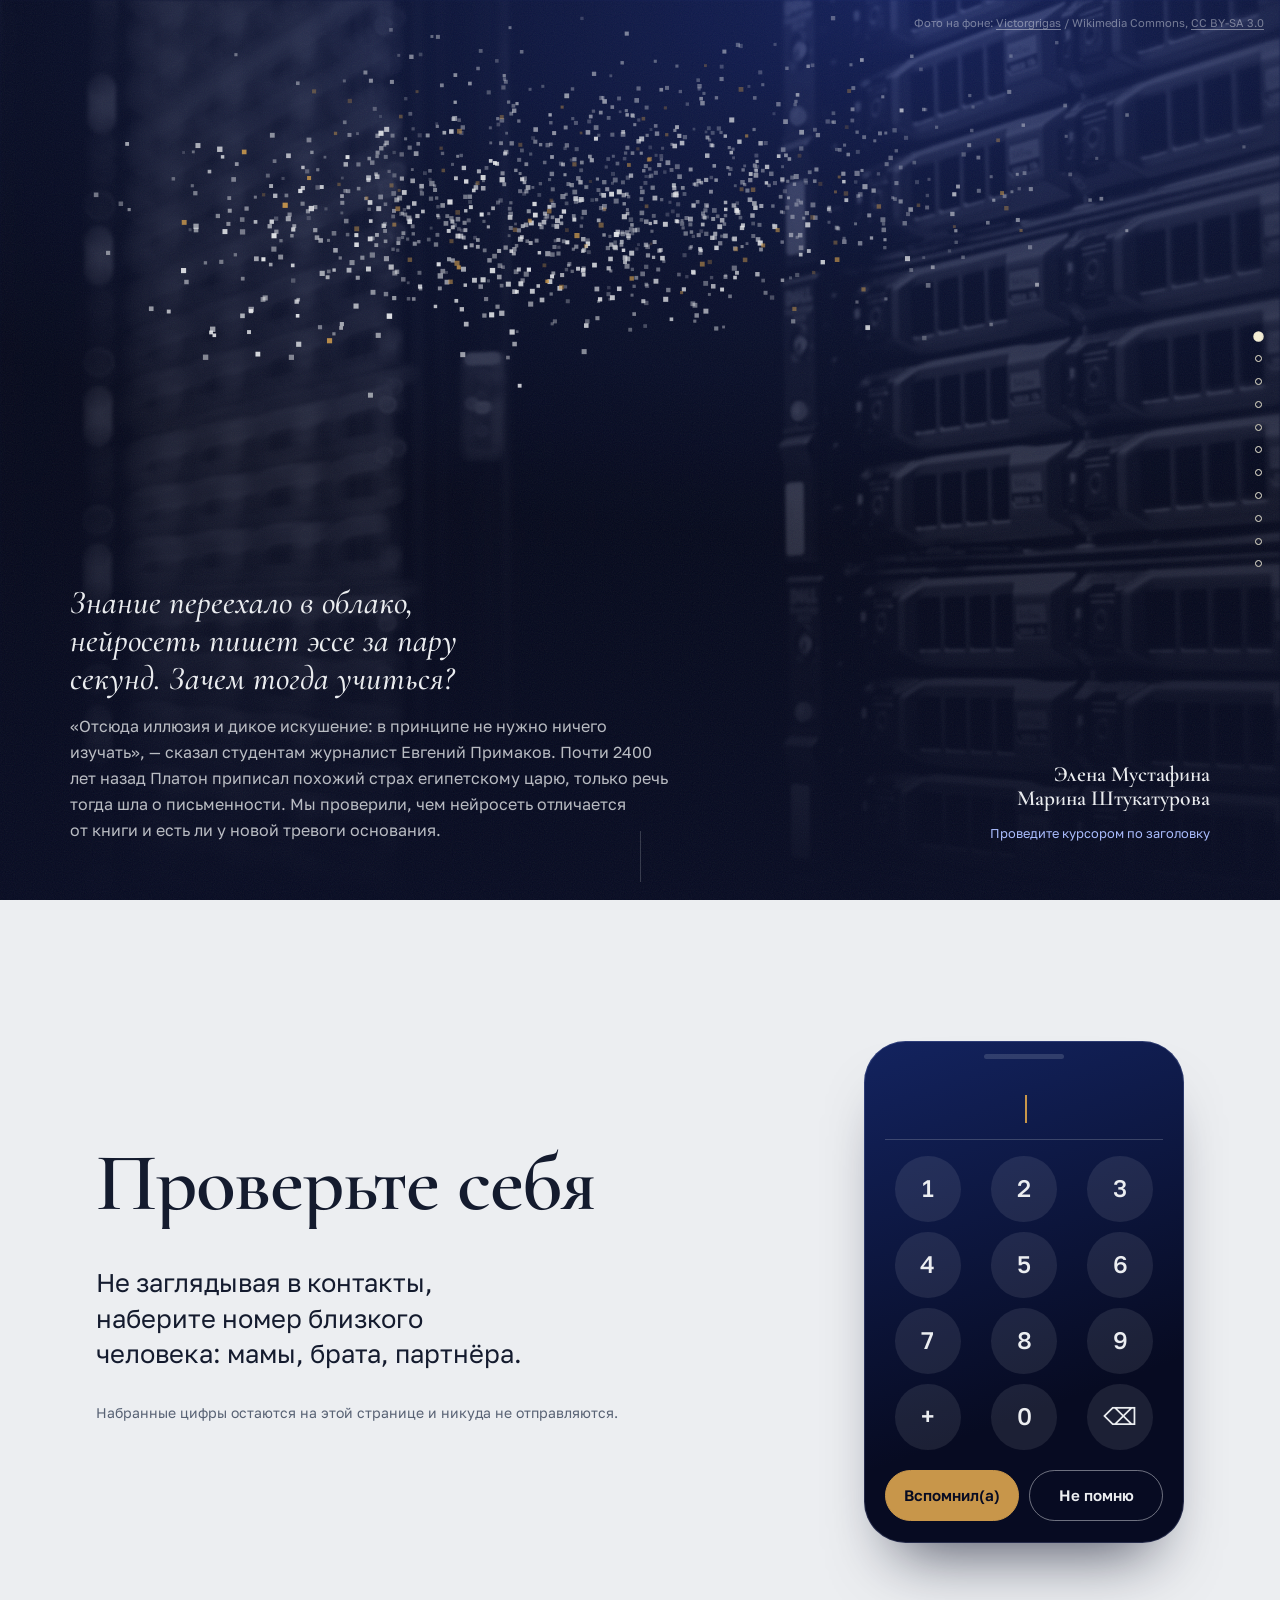
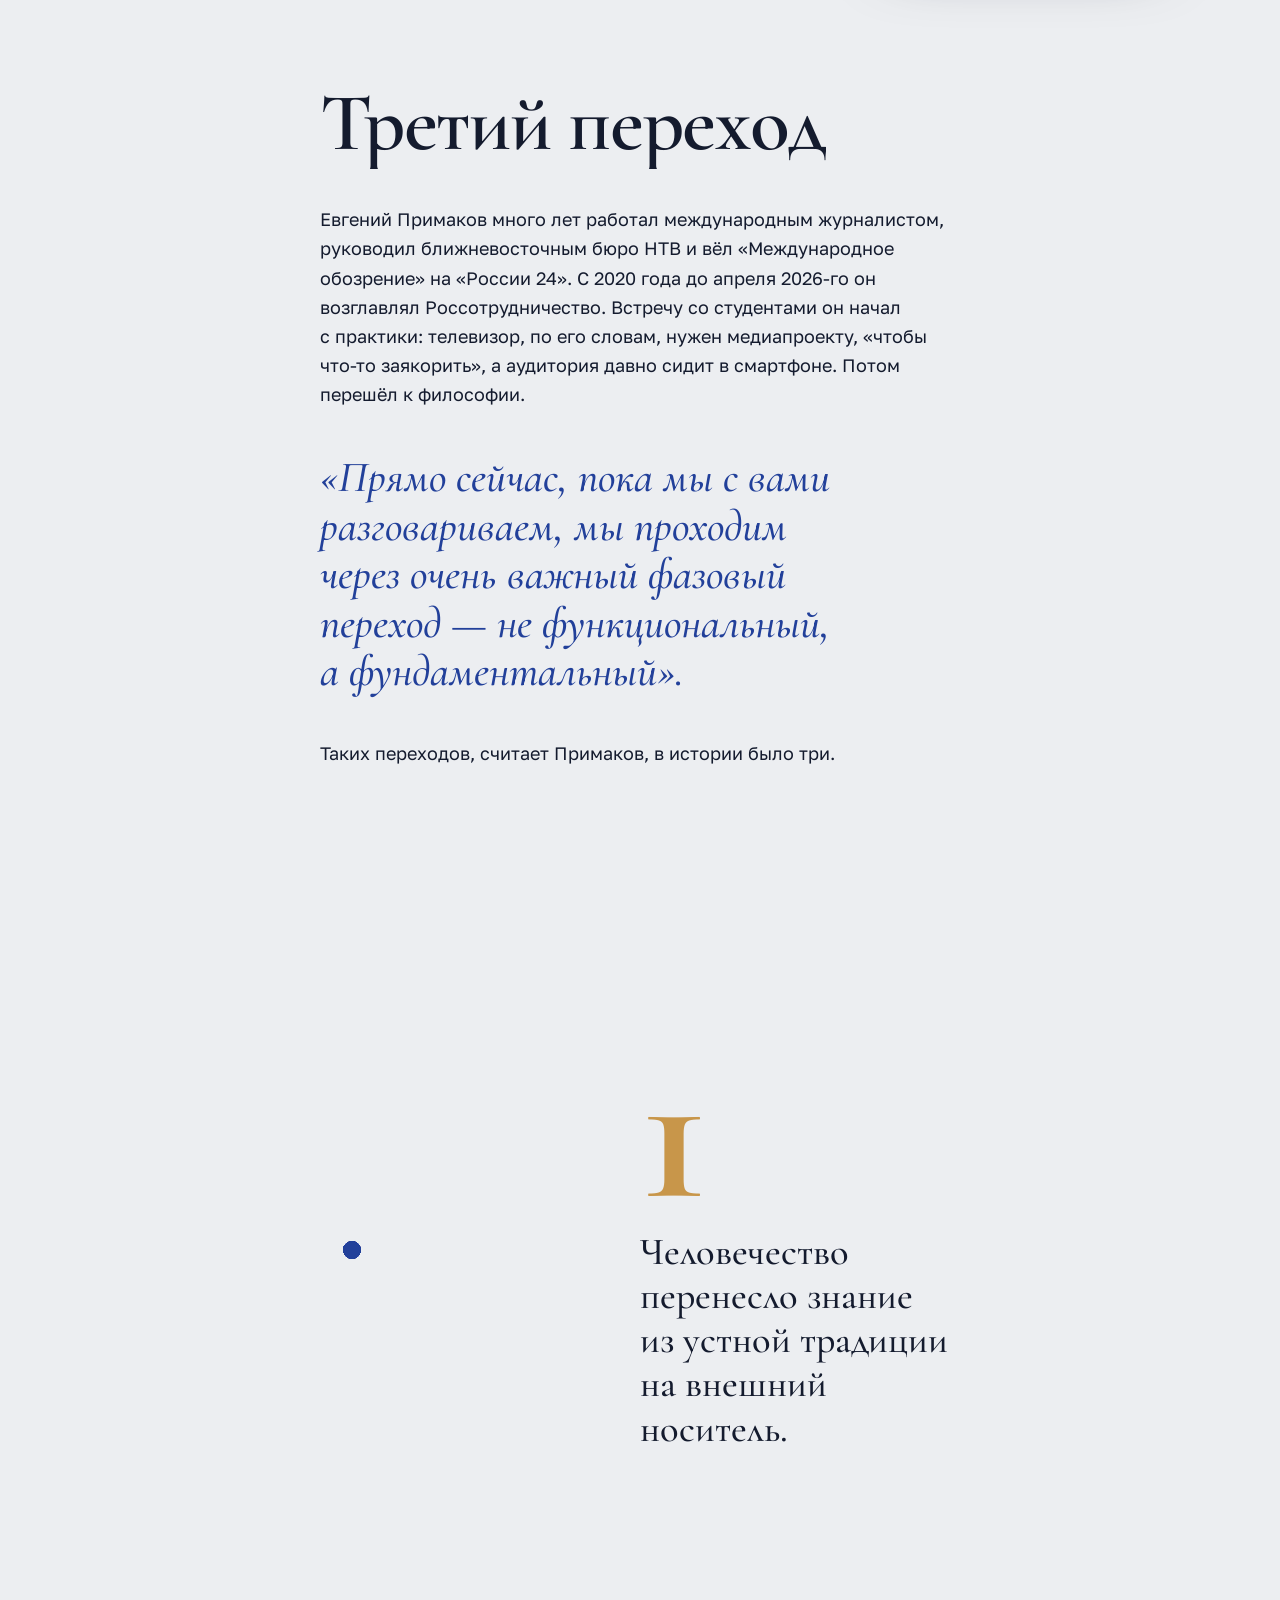
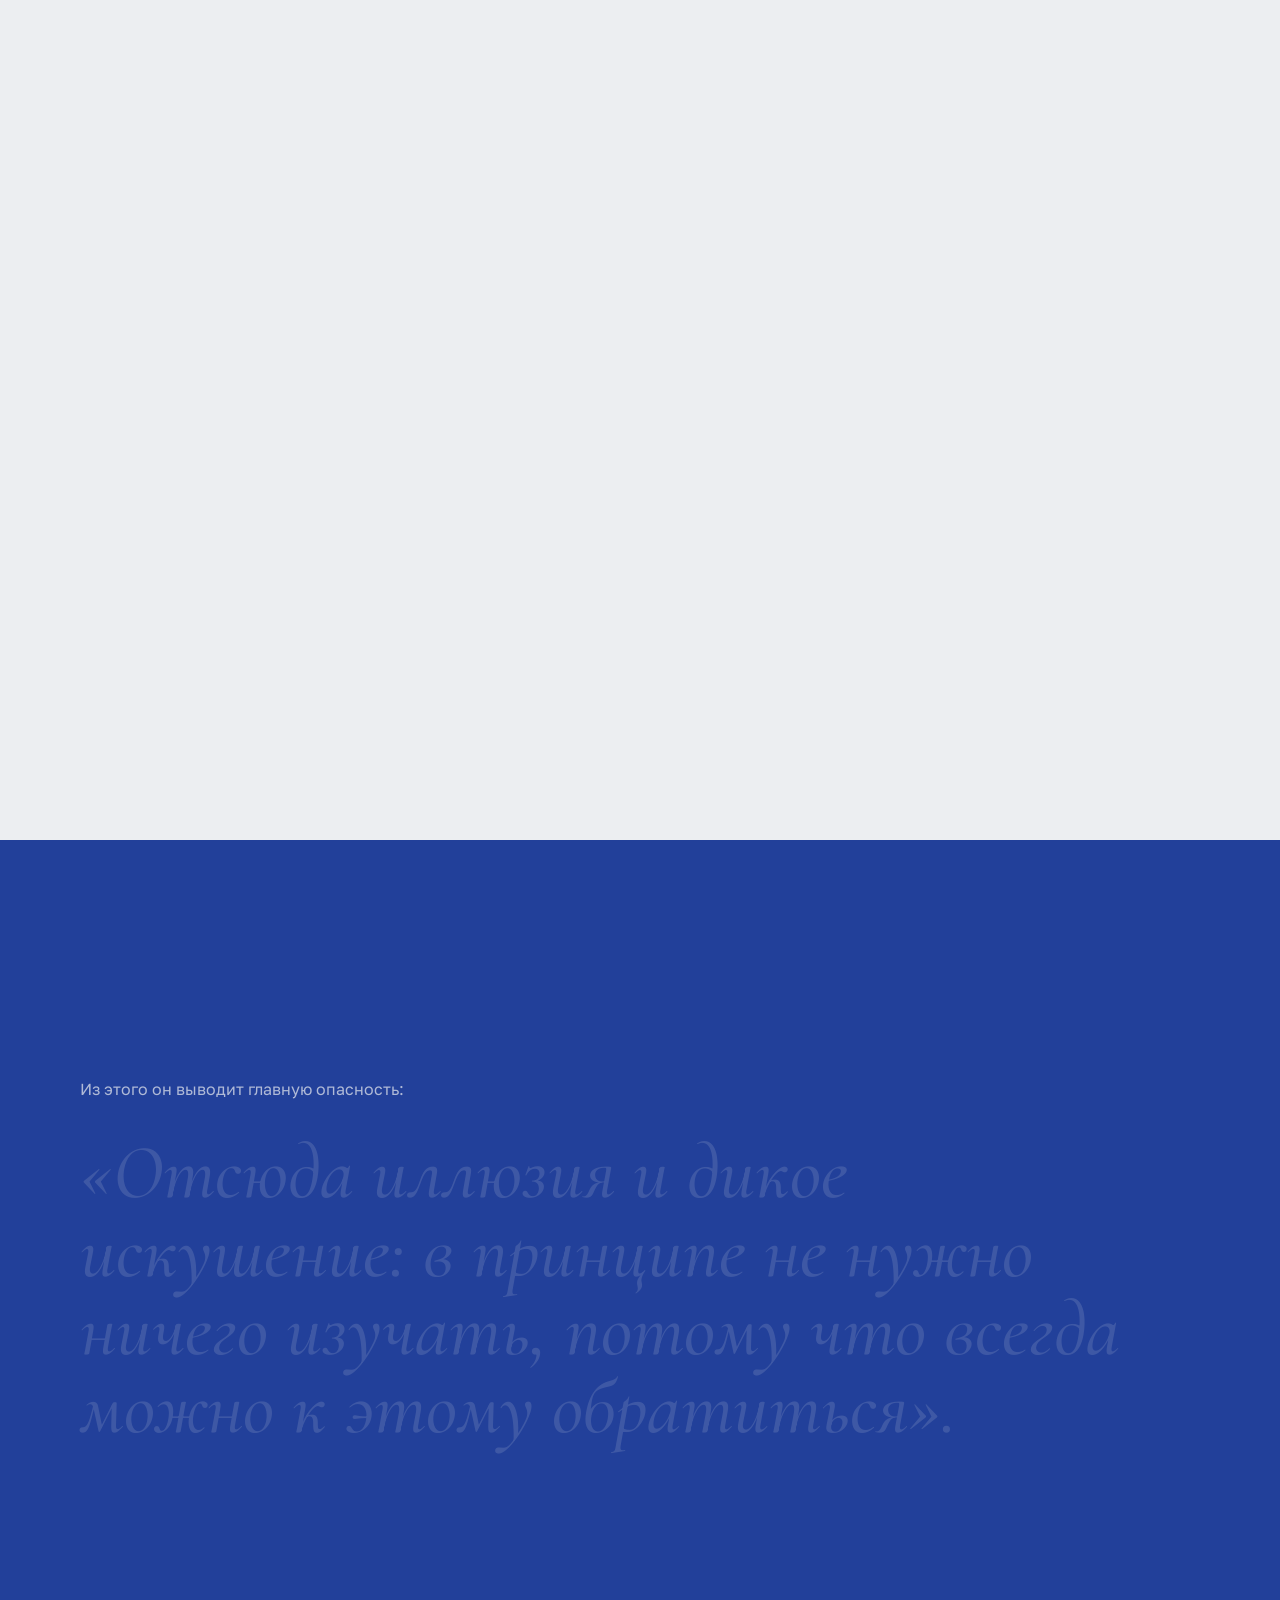
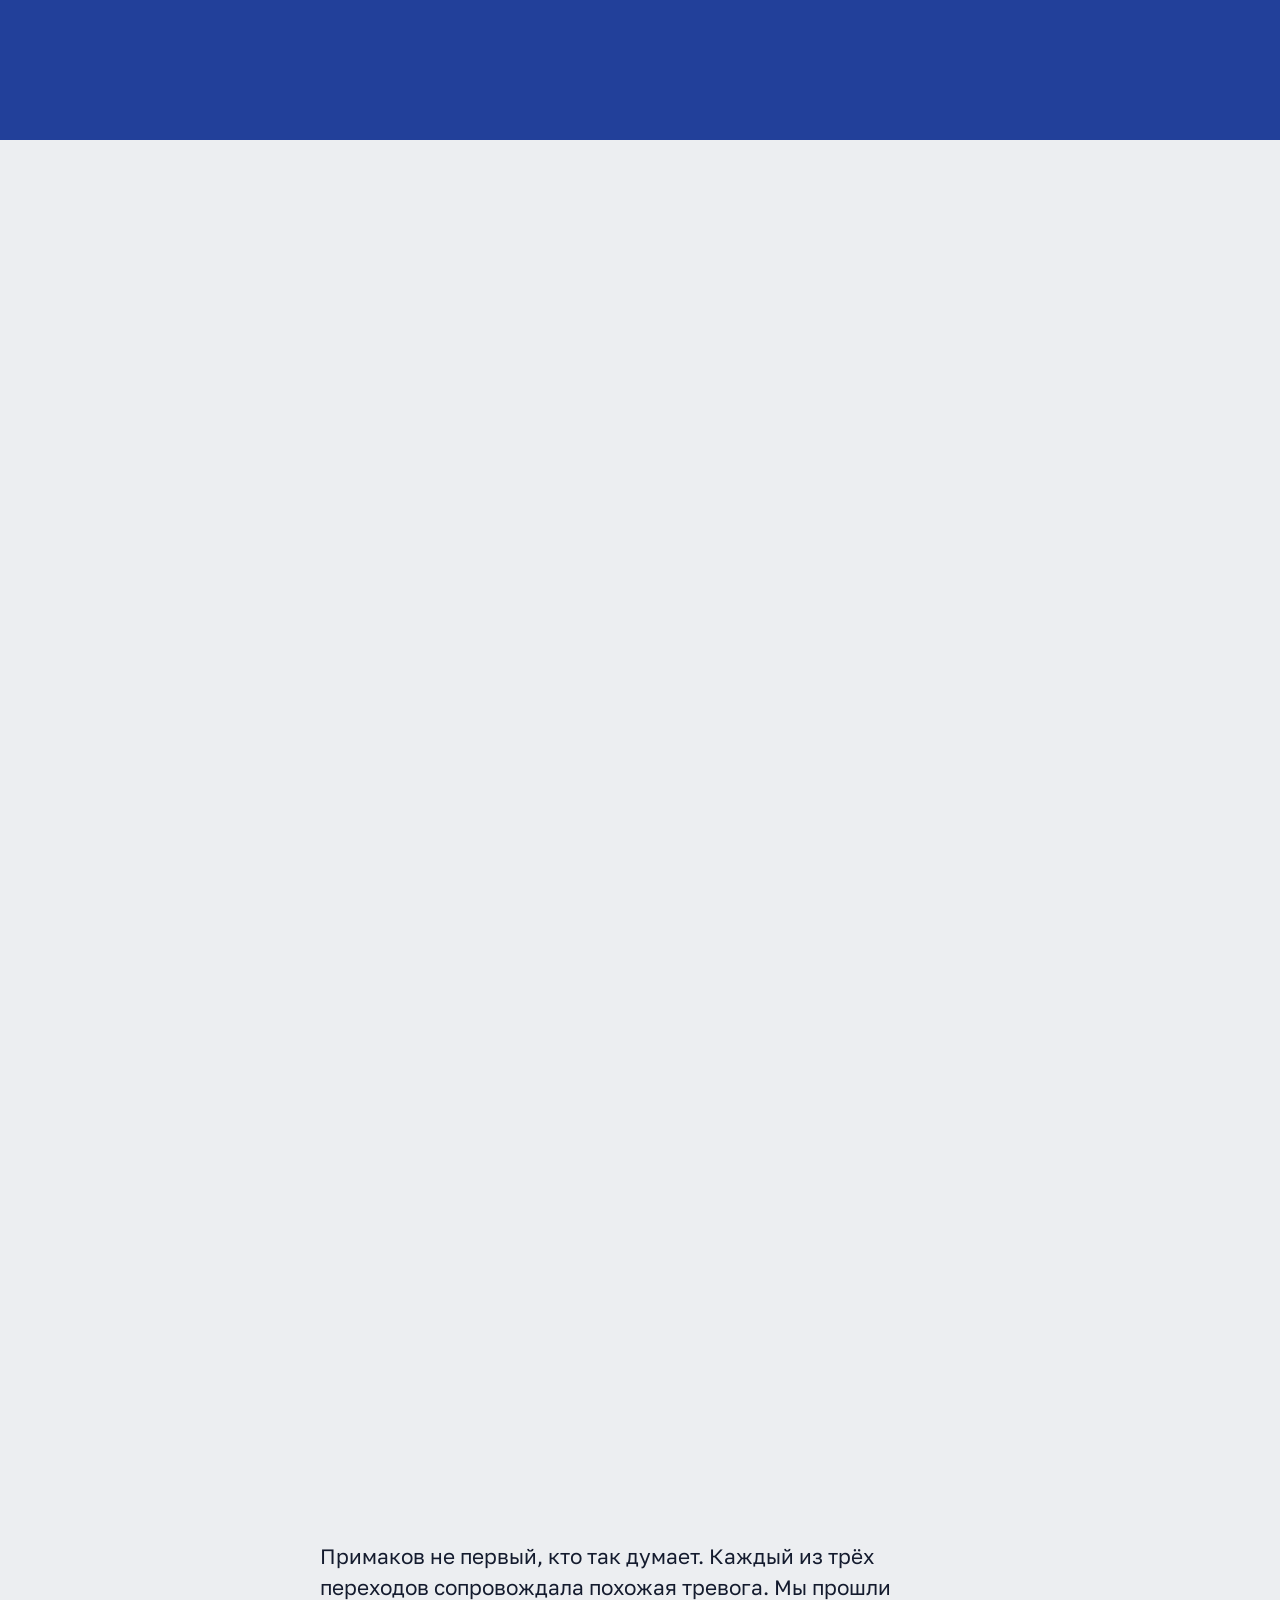
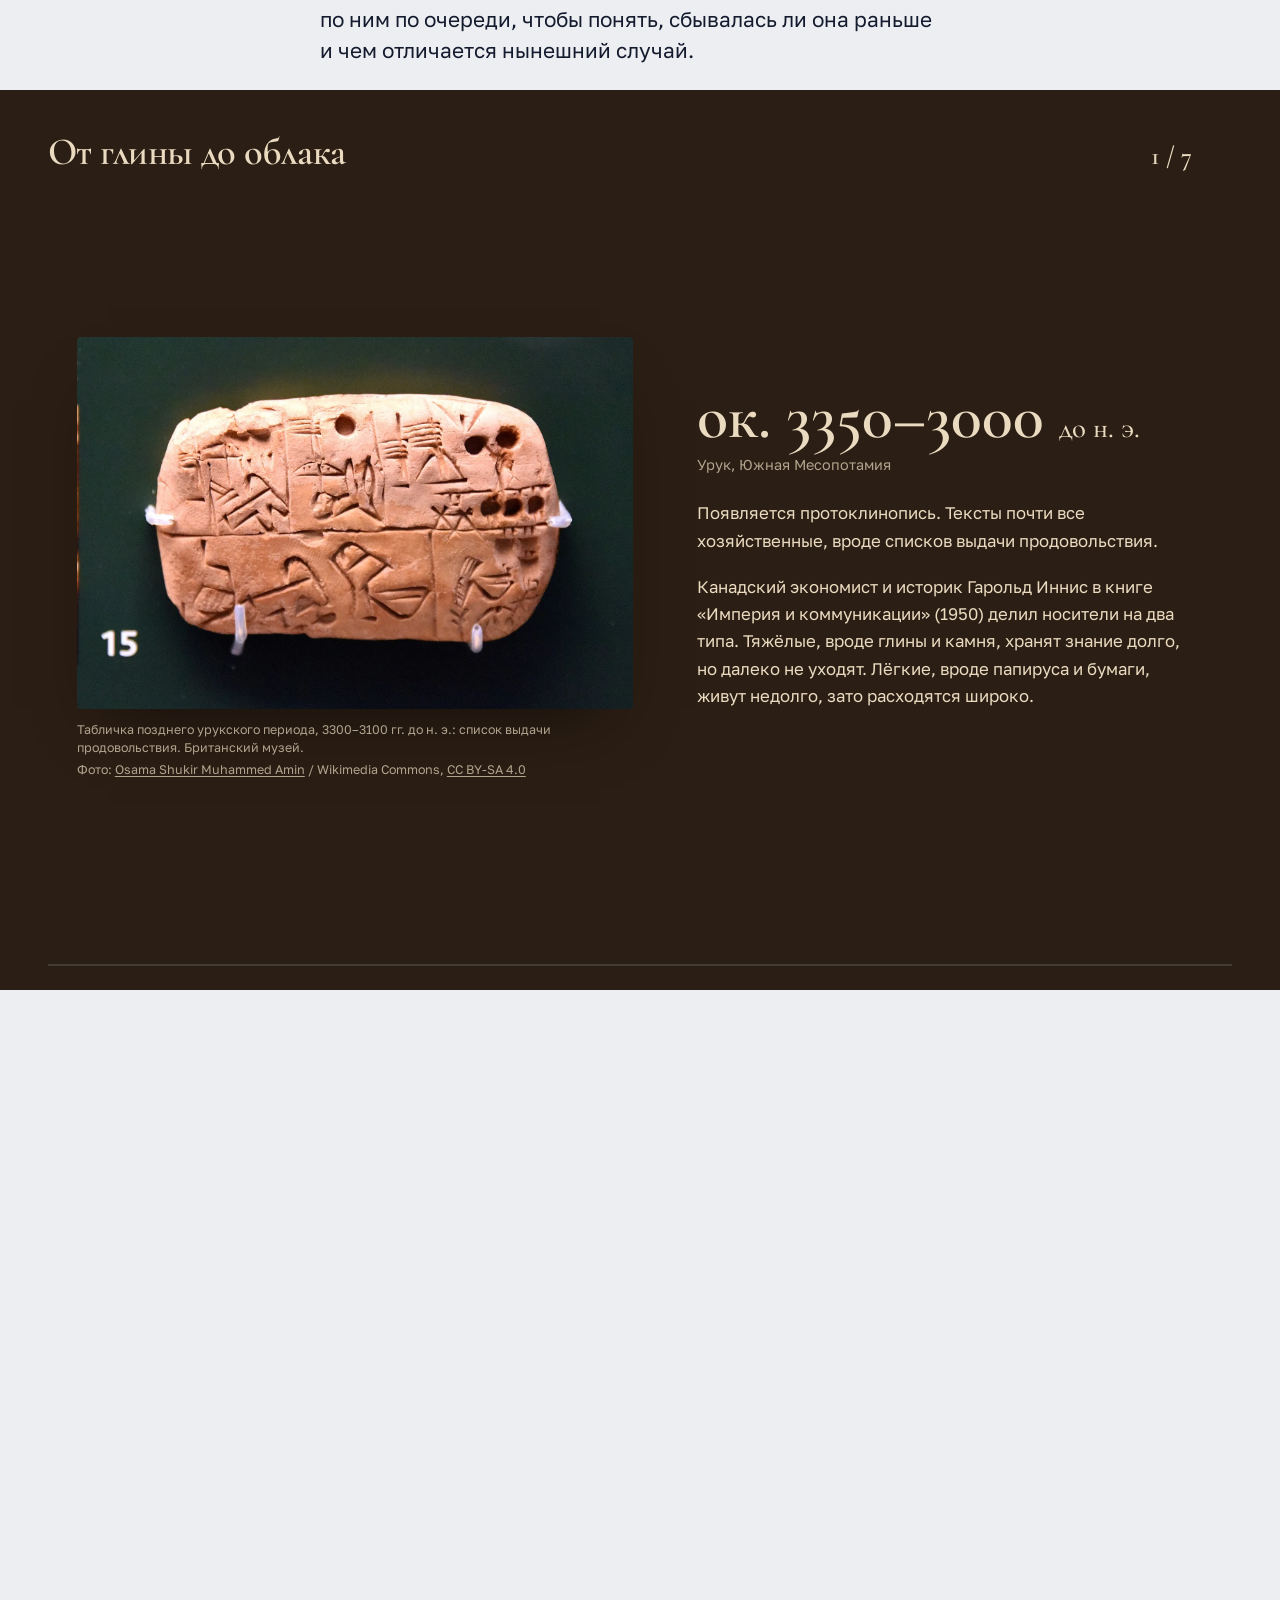
<file: index.html>
<!doctype html>
<html lang="ru" class="no-js">
<head>
<meta charset="utf-8">
<meta name="viewport" content="width=device-width, initial-scale=1">
<title>Средство для припоминания</title>
<meta name="description" content="Знание переехало в облако, нейросеть пишет эссе за пару секунд. Зачем тогда учиться? Мультимедийный лонгрид по мотивам встречи с Евгением Примаковым.">
<meta property="og:title" content="Средство для припоминания">
<meta property="og:description" content="Знание переехало в облако, нейросеть пишет эссе за пару секунд. Зачем тогда учиться?">
<meta property="og:image" content="assets/img/cover-servers.webp">
<meta name="theme-color" content="#070B22">
<link rel="icon" href="data:image/svg+xml,%3Csvg xmlns=%22http://www.w3.org/2000/svg%22 viewBox=%220 0 32 32%22%3E%3Crect width=%2232%22 height=%2232%22 rx=%226%22 fill=%22%23070B22%22/%3E%3Cg fill=%22%23ECEEF1%22%3E%3Ccircle cx=%229%22 cy=%2210%22 r=%222%22/%3E%3Ccircle cx=%2216%22 cy=%2210%22 r=%222%22/%3E%3Ccircle cx=%2223%22 cy=%2210%22 r=%222%22/%3E%3Ccircle cx=%229%22 cy=%2216%22 r=%222%22/%3E%3Ccircle cx=%229%22 cy=%2222%22 r=%222%22/%3E%3Ccircle cx=%2216%22 cy=%2222%22 r=%222%22/%3E%3C/g%3E%3Ccircle cx=%2223%22 cy=%2222%22 r=%222%22 fill=%22%23C8964A%22/%3E%3C/svg%3E">
<link rel="preconnect" href="https://fonts.googleapis.com">
<link rel="preconnect" href="https://fonts.gstatic.com" crossorigin>
<link href="https://fonts.googleapis.com/css2?family=Cormorant+Garamond:ital,wght@0,500;0,600;0,700;1,500;1,600&family=Golos+Text:wght@400;500;600&family=JetBrains+Mono:wght@400;500&display=swap" rel="stylesheet">
<link rel="stylesheet" href="assets/css/style.css">
<script>document.documentElement.classList.replace('no-js','js');</script>
</head>
<body>

<a class="skip" href="#perehod">К тексту</a>
<div class="grain" aria-hidden="true"></div>
<div class="progress" aria-hidden="true"><span class="progress__bar"></span></div>

<nav class="rail" aria-label="Главы">
  <ol>
    <li><a href="#cover"><span>Обложка</span></a></li>
    <li><a href="#check"><span>Проверьте себя</span></a></li>
    <li><a href="#perehod"><span>Третий переход</span></a></li>
    <li><a href="#timeline"><span>От глины до облака</span></a></li>
    <li><a href="#platon"><span>Царь и бог письма</span></a></li>
    <li><a href="#nauka"><span>Что говорят исследования</span></a></li>
    <li><a href="#kalkulyator"><span>Калькулятор</span></a></li>
    <li><a href="#auditoriya"><span>Тем временем в аудитории</span></a></li>
    <li><a href="#ne-nravitsya"><span>«Нет, не нравится»</span></a></li>
    <li><a href="#chip"><span>Человек с чипом</span></a></li>
    <li><a href="#istochniki"><span>Источники и авторы</span></a></li>
  </ol>
</nav>

<main>

<!-- ============ 1. ОБЛОЖКА ============ -->
<section class="cover" id="cover">
  <div class="cover__bg" aria-hidden="true"><img src="assets/img/cover-servers.webp" width="1920" height="817" alt=""></div>
  <canvas class="particles" data-particles="hero" aria-hidden="true"></canvas>
  <h1 class="cover__title">Средство для припоминания</h1>
  <div class="cover__bottom">
    <div class="cover__text">
      <p class="cover__sub">Знание переехало в&nbsp;облако, нейросеть пишет эссе за&nbsp;пару секунд. Зачем тогда учиться?</p>
      <p class="cover__lead">«Отсюда иллюзия и&nbsp;дикое искушение: в&nbsp;принципе не&nbsp;нужно ничего изучать», — сказал студентам журналист Евгений Примаков. Почти 2400 лет назад Платон приписал похожий страх египетскому царю, только речь тогда шла о&nbsp;письменности. Мы проверили, чем нейросеть отличается от&nbsp;книги и&nbsp;есть ли у&nbsp;новой тревоги основания.</p>
    </div>
    <div class="cover__meta">
      <p class="cover__byline">Элена Мустафина<br>Марина Штукатурова</p>
      <p class="cover__hint"><span class="hint-pointer">Проведите курсором по&nbsp;заголовку</span><span class="hint-touch">Коснитесь заголовка</span></p>
    </div>
  </div>
  <div class="cover__scroll" aria-hidden="true"><span></span></div>
  <p class="cover__credit">Фото на фоне: <a href="https://commons.wikimedia.org/wiki/File:Wikimedia_Foundation_Servers-8055_13.jpg">Victorgrigas</a> / Wikimedia Commons, <a href="https://creativecommons.org/licenses/by-sa/3.0/deed.ru">CC BY-SA 3.0</a></p>
</section>

<!-- ============ 2. ПРОВЕРЬТЕ СЕБЯ ============ -->
<section class="check" id="check" aria-labelledby="check-title">
  <div class="check__text">
    <h2 id="check-title" class="reveal-title">Проверьте себя</h2>
    <p class="check__ask">Не заглядывая в&nbsp;контакты, наберите номер близкого человека: мамы, брата, партнёра.</p>
    <p class="check__note">Набранные цифры остаются на&nbsp;этой странице и&nbsp;никуда не&nbsp;отправляются.</p>
  </div>

  <div class="phone" role="group" aria-label="Клавиатура телефона">
    <div class="phone__notch" aria-hidden="true"></div>
    <output class="phone__screen" aria-live="polite"><span class="phone__digits"></span><span class="phone__caret" aria-hidden="true"></span></output>
    <div class="phone__keys">
      <button type="button" data-key="1">1</button><button type="button" data-key="2">2</button><button type="button" data-key="3">3</button>
      <button type="button" data-key="4">4</button><button type="button" data-key="5">5</button><button type="button" data-key="6">6</button>
      <button type="button" data-key="7">7</button><button type="button" data-key="8">8</button><button type="button" data-key="9">9</button>
      <button type="button" data-key="+">+</button><button type="button" data-key="0">0</button><button type="button" data-key="back" aria-label="Стереть цифру">⌫</button>
    </div>
    <div class="phone__answers">
      <button type="button" class="btn" data-answer="yes">Вспомнил(а)</button>
      <button type="button" class="btn btn--ghost" data-answer="no">Не помню</button>
    </div>
  </div>

  <div class="check__result" id="check-result" hidden tabindex="-1">
    <p class="check__verdict" data-verdict-yes hidden>Вы справились. В&nbsp;опросе 2015 года это удалось далеко не&nbsp;всем.</p>
    <p class="check__verdict" data-verdict-no hidden>Если не&nbsp;вспомнили, вы в&nbsp;большинстве.</p>
    <p>«Лаборатория Касперского» опросила 6000 человек в&nbsp;шести странах Европы. Вот сколько из&nbsp;них не&nbsp;смогли назвать номер по&nbsp;памяти:</p>
    <ul class="bars">
      <li><span class="bars__label">номер своего ребёнка</span><span class="bars__track"><span class="bars__fill" style="--v:53"></span></span><span class="bars__num">53%</span></li>
      <li><span class="bars__label">рабочий телефон</span><span class="bars__track"><span class="bars__fill" style="--v:51"></span></span><span class="bars__num">51%</span></li>
      <li><span class="bars__label">номер партнёра</span><span class="bars__track"><span class="bars__fill" style="--v:33"></span></span><span class="bars__num">около трети</span></li>
    </ul>
    <p>Исследователи назвали это «цифровой амнезией». С&nbsp;номерами телефонов это никому не&nbsp;мешает. Нейросети предлагают отдать им задачи посложнее.</p>
    <p class="source">Источник: <a href="https://kaspersky.co.za/about/press-releases/kaspersky-lab-diagnoses-digital-amnesia-consumers-struggle-to-recall-memories-trusted-to-connected-devices">Kaspersky Lab, 2015</a></p>
  </div>
</section>

<!-- ============ 3. ТРЕТИЙ ПЕРЕХОД ============ -->
<section class="prose" id="perehod" aria-labelledby="perehod-title">
  <h2 id="perehod-title" class="reveal-title">Третий переход</h2>
  <p>Евгений Примаков много лет работал международным журналистом, руководил ближневосточным бюро НТВ и&nbsp;вёл «Международное обозрение» на&nbsp;«России&nbsp;24». С&nbsp;2020 года до&nbsp;апреля 2026-го он возглавлял Россотрудничество. Встречу со&nbsp;студентами он начал с&nbsp;практики: телевизор, по&nbsp;его словам, нужен медиапроекту, «чтобы что-то заякорить», а&nbsp;аудитория давно сидит в&nbsp;смартфоне. Потом перешёл к&nbsp;философии.</p>
  <blockquote class="pull">
    <p>«Прямо сейчас, пока мы с&nbsp;вами разговариваем, мы проходим через очень важный фазовый переход — не&nbsp;функциональный, а&nbsp;фундаментальный».</p>
  </blockquote>
  <p>Таких переходов, считает Примаков, в&nbsp;истории было три.</p>
</section>

<section class="three" id="three" aria-label="Три перехода по Примакову">
  <div class="three__stage">
    <svg class="three__svg" viewBox="0 0 600 600" aria-hidden="true"><g class="three__dots"></g></svg>
    <ol class="three__steps">
      <li class="three__step">
        <span class="three__n">1</span>
        <p>Человечество перенесло знание из&nbsp;устной традиции на&nbsp;внешний носитель.</p>
      </li>
      <li class="three__step">
        <span class="three__n">2</span>
        <p>Информацию научились тиражировать, и&nbsp;она стала общедоступной.</p>
      </li>
      <li class="three__step">
        <span class="three__n">3</span>
        <p>«Третий мы проходим сейчас: знание вынесено в&nbsp;облако».</p>
      </li>
    </ol>
  </div>
</section>

<section class="bigquote" aria-label="Главная цитата Евгения Примакова">
  <div class="bigquote__inner">
    <p class="bigquote__lead">Из этого он выводит главную опасность:</p>
    <blockquote>
      <p class="bigquote__text" data-words>«Отсюда иллюзия и&nbsp;дикое искушение: в&nbsp;принципе не&nbsp;нужно ничего изучать, потому что всегда можно к&nbsp;этому обратиться».</p>
      <footer>Евгений Примаков, журналист</footer>
    </blockquote>
  </div>
</section>

<section class="prose">
  <p class="lede-after">Примаков не&nbsp;первый, кто так думает. Каждый из&nbsp;трёх переходов сопровождала похожая тревога. Мы прошли по&nbsp;ним по&nbsp;очереди, чтобы понять, сбывалась ли она раньше и&nbsp;чем отличается нынешний случай.</p>
</section>

<!-- ============ 4. ТАЙМЛАЙН ============ -->
<section class="tl" id="timeline" aria-labelledby="tl-title">
  <div class="tl__head">
    <h2 id="tl-title">От глины до&nbsp;облака</h2>
    <p class="tl__counter" aria-hidden="true"><span class="tl__counter-cur">1</span> / 7</p>
  </div>
  <div class="tl__viewport">
    <ol class="tl__track">
      <li class="tl__panel" data-era="clay">
        <p class="tl__ghost" aria-hidden="true">3350</p>
        <figure class="tl__media">
          <img src="assets/img/uruk-tablet.webp" width="1600" height="1070" alt="Глиняная табличка с протоклинописными знаками">
          <figcaption>Табличка позднего урукского периода, 3300–3100 гг. до&nbsp;н.&nbsp;э.: список выдачи продовольствия. Британский музей. <span class="credit">Фото: <a href="https://commons.wikimedia.org/wiki/File:Clay_tablet,_late_Uruk_period,_3300-3100_BCE._Proto-cuneiform_signs,_food_issue_list_%22_rations%22_written_by_combining_a_human_head_and_a_bowl._Purchased_via_Christie%27s_in_1989,_with_contribution_from_the_British_Museum_Friends.jpg">Osama Shukir Muhammed Amin</a> / Wikimedia Commons, <a href="https://creativecommons.org/licenses/by-sa/4.0/deed.ru">CC BY-SA 4.0</a></span></figcaption>
        </figure>
        <div class="tl__text">
          <p class="tl__year">ок. 3350–3000 <small>до н.&nbsp;э.</small></p>
          <p class="tl__place">Урук, Южная Месопотамия</p>
          <p>Появляется протоклинопись. Тексты почти все хозяйственные, вроде списков выдачи продовольствия.</p>
          <p>Канадский экономист и&nbsp;историк Гарольд Иннис в&nbsp;книге «Империя и&nbsp;коммуникации» (1950) делил носители на&nbsp;два типа. Тяжёлые, вроде глины и&nbsp;камня, хранят знание долго, но&nbsp;далеко не&nbsp;уходят. Лёгкие, вроде папируса и&nbsp;бумаги, живут недолго, зато расходятся широко.</p>
        </div>
      </li>
      <li class="tl__panel" data-era="parchment">
        <p class="tl__ghost" aria-hidden="true">370</p>
        <figure class="tl__media tl__media--portrait">
          <img src="assets/img/plato.webp" width="1600" height="2252" alt="Мраморный портрет Платона">
          <figcaption>Платон. Римская копия портрета работы Силаниона, Капитолийские музеи. <span class="credit">Фото: <a href="https://commons.wikimedia.org/wiki/File:Plato_Silanion_Musei_Capitolini_MC1377_(cropped).jpg">Marie-Lan Nguyen</a> / Wikimedia Commons, общественное достояние</span></figcaption>
        </figure>
        <div class="tl__text">
          <p class="tl__year">ок. 370 <small>до н.&nbsp;э.</small></p>
          <p class="tl__place">Афины</p>
          <p>Платон пишет диалог «Федр». В&nbsp;нём египетский царь Тамус отвечает богу Тевту, изобретателю письма, что тот нашёл «средство не&nbsp;для памяти, а&nbsp;для припоминания».</p>
        </div>
      </li>
      <li class="tl__panel" data-era="print">
        <p class="tl__ghost" aria-hidden="true">1455</p>
        <figure class="tl__media">
          <img src="assets/img/gutenberg-bible.webp" width="1600" height="1000" alt="Раскрытая Библия Гутенберга под стеклом">
          <figcaption>Библия Гутенберга, экземпляр Ленокса, Нью-Йоркская публичная библиотека. <span class="credit">Фото: <a href="https://commons.wikimedia.org/wiki/File:Gutenberg_Bible,_Lenox_Copy,_New_York_Public_Library,_2009._Pic_01.jpg">NYC Wanderer (Kevin Eng)</a> / Wikimedia Commons, <a href="https://creativecommons.org/licenses/by-sa/2.0/deed.ru">CC BY-SA 2.0</a></span></figcaption>
        </figure>
        <div class="tl__text">
          <p class="tl__year">1450-е</p>
          <p class="tl__place">Майнц</p>
          <p>Иоганн Гутенберг печатает книги наборным шрифтом. Его Библия выходит около 1455 года. В&nbsp;каталоге изданий XV века, который ведёт Британская библиотека, сегодня больше <span class="num" data-count="30">30</span>&nbsp;тысяч записей.</p>
        </div>
      </li>
      <li class="tl__panel" data-era="machine">
        <p class="tl__ghost" aria-hidden="true">1946</p>
        <figure class="tl__media">
          <img src="assets/img/eniac.webp" width="1340" height="1024" alt="Двое операторов у панелей ENIAC">
          <figcaption>Глен Бек и&nbsp;Бетти Снайдер программируют ENIAC. <span class="credit">Фото: армия США / <a href="https://commons.wikimedia.org/wiki/File:Glen_Beck_and_Betty_Snyder_program_the_ENIAC_in_building_328_at_the_Ballistic_Research_Laboratory.jpg">Wikimedia Commons</a>, общественное достояние</span></figcaption>
        </figure>
        <div class="tl__text">
          <p class="tl__year">1946</p>
          <p class="tl__place">Филадельфия</p>
          <p>Пенсильванский университет показывает публике ENIAC, один из&nbsp;первых электронных компьютеров общего назначения.</p>
        </div>
      </li>
      <li class="tl__panel" data-era="digit">
        <p class="tl__ghost" aria-hidden="true">2007</p>
        <div class="tl__media tl__media--stat" aria-hidden="true">
          <div class="disk"><svg viewBox="0 0 200 200"><circle class="disk__bg" cx="100" cy="100" r="80"/><circle class="disk__fg" cx="100" cy="100" r="80" pathLength="100"/></svg><span class="disk__num"><span data-count="94">94</span>%</span></div>
        </div>
        <div class="tl__text">
          <p class="tl__year">2007</p>
          <p class="tl__place">Весь мир</p>
          <p>По подсчёту Мартина Хилберта и&nbsp;Присциллы Лопес (журнал Science), 94% всей информации, которую хранит человечество, уже цифровая. Телекоммуникации цифровые на&nbsp;99,9%.</p>
        </div>
      </li>
      <li class="tl__panel" data-era="digit">
        <p class="tl__ghost" aria-hidden="true">2011</p>
        <div class="tl__media tl__media--search" aria-hidden="true">
          <div class="search"><span class="search__q">где это лежит</span><span class="search__caret"></span></div>
        </div>
        <div class="tl__text">
          <p class="tl__year">2011</p>
          <p class="tl__place">США</p>
          <p>Психологи Бетси Спэрроу, Дженни Лю и&nbsp;Дэниел Вегнер описывают «эффект Google»: люди хуже запоминают то, что, как они уверены, всегда можно найти.</p>
        </div>
      </li>
      <li class="tl__panel" data-era="cloud">
        <p class="tl__ghost" aria-hidden="true">2022</p>
        <figure class="tl__media">
          <img src="assets/img/servers.webp" width="1600" height="1067" alt="Кабели и индикаторы серверной стойки крупным планом">
          <figcaption>Серверы Фонда Викимедиа. <span class="credit">Фото: <a href="https://commons.wikimedia.org/wiki/File:Wikimedia_Foundation_Servers-8055_22.jpg">Victorgrigas</a> / Wikimedia Commons, <a href="https://creativecommons.org/licenses/by-sa/3.0/deed.ru">CC BY-SA 3.0</a></span></figcaption>
        </figure>
        <div class="tl__text">
          <p class="tl__year">ноябрь 2022</p>
          <p class="tl__place">Облако</p>
          <p>OpenAI открывает ChatGPT для всех. К&nbsp;январю 2023 года у&nbsp;него, по&nbsp;оценке банка UBS, 100&nbsp;млн пользователей в&nbsp;месяц.</p>
          <p>Примаков формулирует главное отличие этого этапа так: «впервые носитель не&nbsp;только хранит и&nbsp;передаёт, но&nbsp;и&nbsp;производит содержание».</p>
        </div>
      </li>
    </ol>
  </div>
  <div class="tl__bar" aria-hidden="true"><span></span></div>
</section>

<!-- ============ 5. ПЛАТОН ============ -->
<section class="platon" id="platon" aria-labelledby="platon-title">
  <figure class="platon__media">
    <div class="platon__img"><img src="assets/img/thoth.webp" width="1600" height="1971" loading="lazy" alt="Каменная стела с рельефом: божество с головой ибиса"></div>
    <figcaption>Египетская стела I–II вв. н.&nbsp;э. с&nbsp;богом Тотом в&nbsp;нескольких обличьях, справа он с&nbsp;головой ибиса. У&nbsp;Платона этот бог зовётся Тевтом. Метрополитен-музей. <span class="credit">Фото: <a href="https://commons.wikimedia.org/wiki/File:Two-sided_stela_of_pluriform_Thoth_(1st-2nd_centuries_AD)_MET_55.143.jpg">Metropolitan Museum of Art</a> / Wikimedia Commons, CC0</span></figcaption>
  </figure>
  <div class="platon__text">
    <h2 id="platon-title" class="reveal-title">Царь и бог письма</h2>
    <p>Сократ в&nbsp;«Федре» рассказывает притчу. Египетский бог Тевт изобрёл число, счёт, геометрию, шашки и&nbsp;письмена и&nbsp;пришёл показать их царю Тамусу. Про письмо Тевт сказал, что оно сделает египтян «более мудрыми и&nbsp;памятливыми». Царь ответил так:</p>
    <blockquote class="scroll">
      <p data-recall>«В души научившихся им они вселят забывчивость, так как будет лишена упражнения память: припоминать станут извне, доверяясь письму, по&nbsp;посторонним знакам, а&nbsp;не&nbsp;изнутри, сами собою. Стало быть, ты нашел средство не&nbsp;для памяти, а&nbsp;для припоминания. Ты даешь ученикам мнимую, а&nbsp;не&nbsp;истинную мудрость. Они у&nbsp;тебя будут многое знать понаслышке, без обучения, и&nbsp;будут казаться многознающими, оставаясь в&nbsp;большинстве невеждами».</p>
      <footer>Платон, «Федр», 275a–b. <a href="http://www.egyptology.ru/antiq/platon-2.htm">Текст фрагмента</a></footer>
    </blockquote>
    <p>Этот фрагмент Примаков зачитал студентам почти дословно. Предупреждение против письма мы знаем только потому, что Платон его записал.</p>
    <p>Последствия письма оказались другими, чем ждал Тамус. В&nbsp;1963 году антрополог Джек Гуди и&nbsp;литературовед Ян Уотт описали, что происходит с&nbsp;обществом, когда оно начинает писать. В&nbsp;устной культуре предание незаметно подстраивается под настоящее: то, что перестало быть нужным, просто забывается. Записанный текст остаётся неизменным, его можно сравнить со&nbsp;старым и&nbsp;усомниться. Из&nbsp;этой возможности сомневаться, по&nbsp;мысли Гуди и&nbsp;Уотта, выросли греческая история и&nbsp;философия.</p>
    <p>Книга, однако, хранит чужую мысль, а&nbsp;думать над ней приходится читателю. Нейросеть берёт на&nbsp;себя и&nbsp;эту часть работы. Поэтому вопрос, который задал Тамус, приходится задавать заново.</p>
  </div>
</section>

<!-- ============ 6. НАУКА ============ -->
<section class="prose" id="nauka" aria-labelledby="nauka-title">
  <h2 id="nauka-title" class="reveal-title">Что говорят исследования</h2>

  <h3>Помним, где лежит</h3>
  <p>В 2011 году Бетси Спэрроу, Дженни Лю и&nbsp;Дэниел Вегнер опубликовали в&nbsp;Science серию из&nbsp;четырёх экспериментов. Если человек ожидает, что информация останется ему доступна, он хуже помнит саму информацию и&nbsp;лучше помнит, где её найти. В&nbsp;одном из&nbsp;опытов участники лучше запоминали, в&nbsp;какую папку на&nbsp;компьютере сохранили факт, чем сам факт. Авторы назвали интернет внешней памятью, на&nbsp;которую мы полагаемся так&nbsp;же, как на&nbsp;память друга или коллеги.</p>

  <h3>Эссе, которое не помнит автор</h3>
  <p>В июне 2025 года группа Натальи Космыны из&nbsp;MIT Media Lab выложила препринт под названием «Ваш мозг на&nbsp;ChatGPT». 54 студента и&nbsp;сотрудника пяти бостонских вузов писали короткие эссе за&nbsp;20 минут. Одни работали с&nbsp;ChatGPT, другие с&nbsp;поисковиком, третьи без всего. Во&nbsp;время работы у&nbsp;них снимали ЭЭГ. Самая слабая связность мозговых сетей оказалась у&nbsp;группы с&nbsp;ChatGPT, самая сильная у&nbsp;тех, кто писал сам.</p>
  <p>Сразу после первой сессии участников попросили процитировать собственное эссе.</p>
</section>

<figure class="units" id="units" aria-labelledby="units-cap">
  <div class="units__hero">
    <p class="units__big"><span data-count="83">83</span><small>%</small></p>
    <p class="units__bigcap">участников из&nbsp;группы ChatGPT не&nbsp;смогли процитировать эссе, которое написали несколько минут назад</p>
  </div>
  <div class="units__switch" role="radiogroup" aria-label="Что показать на графике">
    <button type="button" role="radio" aria-checked="true" data-mode="fail">Не смогли процитировать эссе</button>
    <button type="button" role="radio" aria-checked="false" data-mode="ok">Дали точную цитату</button>
  </div>
  <div class="units__rows">
    <div class="units__row" data-fail="15" data-ok="0"><p class="units__name">С ChatGPT</p><div class="units__dots" aria-hidden="true"></div><p class="units__val"></p></div>
    <div class="units__row" data-fail="2" data-ok="15"><p class="units__name">С поисковиком</p><div class="units__dots" aria-hidden="true"></div><p class="units__val"></p></div>
    <div class="units__row" data-fail="2" data-ok="16"><p class="units__name">Без инструментов</p><div class="units__dots" aria-hidden="true"></div><p class="units__val"></p></div>
  </div>
  <figcaption id="units-cap">Один квадрат — один участник, в&nbsp;каждой группе 18 человек; 15 из&nbsp;18 — это 83%. Первая сессия. Источник: <a href="https://arxiv.org/abs/2506.08872">Kosmyna et&nbsp;al., MIT Media Lab, 2025</a>, препринт, не&nbsp;прошёл рецензирование.</figcaption>
</figure>

<section class="prose">
  <p>Правильную цитату в&nbsp;группе ChatGPT не&nbsp;дал никто.</p>
  <p>У исследования много ограничений, и&nbsp;авторы о&nbsp;них пишут сами. Это препринт, он не&nbsp;прошёл рецензирование. В&nbsp;итоговой, четвёртой сессии участвовали всего 18 человек; на&nbsp;это указал нейробиолог Адам Грин из&nbsp;Джорджтаунского университета. Педагогический психолог Гвидо Макрански из&nbsp;Копенгагенского университета заметил, что в&nbsp;жизни студенты работают с&nbsp;ИИ иначе, чем в&nbsp;лаборатории. Сама Космына в&nbsp;комментарии журналу Nature просила не&nbsp;делать вывода, что ChatGPT делает людей глупее: такого исследование не&nbsp;показывает.</p>
</section>

<figure class="video video--wide">
  <div class="video__frame" data-yt="R_rorC8gj2o" data-title="Is Using ChatGPT to Write Your Essay Bad for Your Brain? New MIT Study Explained.">
    <button type="button" class="video__play" aria-label="Смотреть видео TIME об исследовании MIT">
      <img src="https://i.ytimg.com/vi/R_rorC8gj2o/hqdefault.jpg" alt="" loading="lazy" width="480" height="360">
      <span class="video__label">Смотреть интервью</span>
      <span class="video__icon" aria-hidden="true"></span>
    </button>
  </div>
  <figcaption>Наталья Космына рассказывает журналу TIME, как проходил эксперимент и&nbsp;чего он не&nbsp;доказывает. На&nbsp;английском. <span class="credit">Видео: <a href="https://www.youtube.com/watch?v=R_rorC8gj2o">TIME / YouTube</a></span></figcaption>
</figure>

<section class="prose">
  <h3>Чем больше доверие, тем меньше проверки</h3>
  <p>Microsoft Research и&nbsp;Университет Карнеги — Меллон опросили <span class="num" data-count="319">319</span> работников умственного труда, которые пользуются генеративным ИИ, и&nbsp;собрали <span class="num" data-count="936">936</span> примеров из&nbsp;их работы. Статью представили на&nbsp;конференции CHI 2025. Чем больше человек доверял ИИ, тем реже он включал критическое мышление. Чем увереннее он был в&nbsp;собственных силах, тем чаще. Менялась и&nbsp;сама работа: по&nbsp;наблюдению авторов, критическое мышление сдвигалось к&nbsp;проверке ответов машины, их встраиванию в&nbsp;текст и&nbsp;контролю над задачей.</p>

  <p>Нейролингвист Татьяна Черниговская делает из&nbsp;похожих данных жёсткий вывод. На&nbsp;марафоне «Знание.Наука» в&nbsp;октябре 2025 года она сказала:</p>
  <blockquote class="voice">
    <p data-recall>«Есть уже немало исследований работы мозга, с&nbsp;применением как энцефалограмм, так и&nbsp;МРТ, которые наглядно показывают: передача существенной части интеллектуальной активности вовне, тем&nbsp;же нейросетям, приводит к&nbsp;стремительному ухудшению работы мозга и&nbsp;сбросу интеллектуальной активности».</p>
    <footer>Татьяна Черниговская, нейролингвист, академик РАО</footer>
  </blockquote>
  <p>Исследование MIT при этом пока остаётся препринтом на&nbsp;54 участниках, а&nbsp;его авторы просят не&nbsp;читать его как доказательство отупения.</p>
</section>

<!-- ============ 7. КАЛЬКУЛЯТОР ============ -->
<section class="calc" id="kalkulyator" aria-labelledby="calc-title">
  <div class="calc__head">
    <h2 id="calc-title" class="reveal-title">Калькулятор не&nbsp;убил математику</h2>
  </div>
  <div class="calc__grid">
    <figure class="calc__device">
      <div class="calc__photo"><img src="assets/img/ti30.webp" width="1600" height="2133" loading="lazy" alt="Карманный калькулятор Texas Instruments TI-30 с красным светодиодным экраном"></div>
      <div class="led" aria-hidden="true"><svg class="led__svg" viewBox="0 0 260 64"></svg></div>
      <p class="led__cap" aria-live="off"><span class="led__cap-text">1986: год пикета</span></p>
      <figcaption>Texas Instruments TI-30, 1976 год. <span class="credit">Фото: <a href="https://commons.wikimedia.org/wiki/File:Vintage_Texas_Instruments_TI-30_Pocket_Calculator,_Red_LED,_Made_in_USA,_A_Very_Widely_Used_Calculator,_Price_Was_$24.95_in_1976_(8732557514).jpg">Joe Haupt</a> / Wikimedia Commons, <a href="https://creativecommons.org/licenses/by-sa/2.0/deed.ru">CC BY-SA 2.0</a></span></figcaption>
    </figure>
    <div class="calc__text">
      <p>3 апреля 1986 года у&nbsp;отеля «Шератон» в&nbsp;Вашингтоне учителя математики вышли с&nbsp;пикетом. Национальный совет учителей математики США (NCTM) призвал ввести калькулятор в&nbsp;школьную программу «на всех уровнях», в&nbsp;классе, дома и&nbsp;на&nbsp;контрольных. Против выступили около 15 человек по&nbsp;данным AP и&nbsp;около 20 по&nbsp;данным Washington Post, при нескольких тысячах участников съезда.</p>
      <figure class="crowd">
        <canvas class="crowd__canvas" aria-hidden="true"></canvas>
        <figcaption><b class="crowd__key">20</b> светлых точек среди 6000: так выглядел пикет на&nbsp;фоне съезда по&nbsp;оценке Washington Post. Одна точка — один человек. <a href="https://www.transum.org/Maths/Activity/Calculator/Survey/">Источник</a></figcaption>
      </figure>
      <p>Их аргументы звучат знакомо.</p>
      <blockquote class="voice voice--small">
        <p>«Риск в&nbsp;том, что, получив костыль, ты опираешься на&nbsp;него всё сильнее».</p>
        <footer>Иви Эндрюс, учительница из&nbsp;Орегона, в&nbsp;интервью Christian Science Monitor, 1986</footer>
      </blockquote>
      <p>Исследования их опасений не&nbsp;подтвердили. В&nbsp;том&nbsp;же 1986 году Рэй Хембри и&nbsp;Дональд Дессарт свели вместе <span class="num" data-count="79">79</span> исследований. Калькулятор в&nbsp;сочетании с&nbsp;обычным обучением улучшал навыки счёта на&nbsp;бумаге у&nbsp;среднего школьника. Исключением оказался четвёртый класс.</p>
    </div>
  </div>
</section>

<section class="otto" aria-labelledby="otto-title">
  <div class="prose prose--flush">
    <h3 id="otto-title">Блокнот Отто</h3>
    <p>Философы предлагают смотреть на&nbsp;такие инструменты как на&nbsp;часть самого мышления. В&nbsp;1998 году Энди Кларк и&nbsp;Дэвид Чалмерс опубликовали статью «Расширенный разум». В&nbsp;ней две героини, Инга и&nbsp;Отто, идут в&nbsp;музей.</p>
  </div>
  <div class="otto__pair">
    <div class="otto__card otto__card--head">
      <p class="otto__who">Инга</p>
      <p>Помнит адрес музея.</p>
      <p class="otto__where">Память: в&nbsp;голове</p>
    </div>
    <svg class="otto__path" viewBox="0 0 200 60" aria-hidden="true"><path d="M5 30 C 60 0, 140 60, 195 30"/></svg>
    <div class="otto__card otto__card--note">
      <p class="otto__who">Отто</p>
      <p>Страдает болезнью Альцгеймера и&nbsp;записывает всё в&nbsp;блокнот.</p>
      <p class="otto__where">Память: в&nbsp;блокноте</p>
    </div>
  </div>
  <div class="prose prose--flush">
    <p>По мысли авторов, блокнот играет для Отто ту&nbsp;же роль, что биологическая память для Инги, и&nbsp;вполне может считаться частью его разума. Если так, телефон с&nbsp;контактами ничего у&nbsp;нас не&nbsp;отнимает. Мы просто храним память в&nbsp;другом месте.</p>
    <p class="otto__turn">Калькулятор, правда, складывает числа, но&nbsp;не&nbsp;решает за&nbsp;ученика, какие числа складывать. Блокнот Отто помнит дорогу, но&nbsp;идёт в&nbsp;музей сам Отто. Нейросеть может сделать и&nbsp;то и&nbsp;другое.</p>
  </div>
</section>

<!-- ============ 8. АУДИТОРИЯ ============ -->
<section class="prose" id="auditoriya" aria-labelledby="aud-title">
  <h2 id="aud-title" class="reveal-title">Тем временем в&nbsp;аудитории</h2>
  <p>В 2025 году исследователи ВШЭ под руководством Ярослава Кузьминова выяснили, что ИИ в&nbsp;учёбе использовали 87% российских студентов. Главный вывод касался того, кто и&nbsp;как это делает.</p>
</section>

<figure class="hse" aria-labelledby="hse-cap">
  <div class="hse__block">
    <div class="grid100" role="img" aria-label="87 закрашенных квадратов из 100"></div>
    <p class="hse__caption"><b><span data-count="87">87</span> из&nbsp;100</b> российских студентов использовали ИИ в&nbsp;учёбе</p>
  </div>
  <div class="hse__block">
    <p class="hse__q">Куда уходит сэкономленное время</p>
    <div class="split" role="img" aria-label="Около 40 процентов на сложные и творческие задачи, около 60 процентов на отдых">
      <span class="split__a" style="--v:40">около 40%</span><span class="split__b" style="--v:60">около 60%</span>
    </div>
    <div class="split__legend"><span>на более сложные и&nbsp;творческие задачи</span><span>на развлечения и&nbsp;отдых</span></div>
  </div>
  <figcaption id="hse-cap">Источник: <a href="https://ioe.hse.ru/news/1073792102.html">Институт образования НИУ ВШЭ, 2025</a></figcaption>
</figure>

<section class="prose">
  <blockquote class="voice">
    <p data-recall>«Главным открытием стала прямая связь между академическими результатами и&nbsp;использованием ИИ. Студенты с&nbsp;высокими оценками воспринимают технологию как экономию времени — освобождаются от&nbsp;рутины ради творческих задач. Студенты с&nbsp;низкими оценками просто списывают решения, никак не&nbsp;развивая тем самым свои способности».</p>
    <footer>Ярослав Кузьминов, научный руководитель направления Института образования НИУ ВШЭ</footer>
  </blockquote>
  <p>Вузы ищут правила на&nbsp;ходу. В&nbsp;2023 году выпускник РГГУ Александр Жадан рассказал, что защитил диплом, написанный с&nbsp;помощью ChatGPT. Университет тогда предложил ограничить доступ к&nbsp;чат-боту в&nbsp;образовании, но&nbsp;диплом у&nbsp;студента не&nbsp;отобрали. В&nbsp;ВШЭ сегодня общего запрета нет, но&nbsp;использование нейросети нужно декларировать. Если в&nbsp;выпускной работе найдут незаявленный сгенерированный текст, студента могут отчислить.</p>
</section>

<!-- ============ 9. НОЧЬ ============ -->
<section class="night" id="ne-nravitsya" aria-labelledby="night-title">
  <figure class="night__media">
    <img src="assets/img/phone-dark.webp" width="1600" height="1067" loading="lazy" alt="Лицо человека в темноте, освещённое экраном смартфона">
  </figure>
  <div class="night__inner">
    <h2 id="night-title">«Нет, не&nbsp;нравится»</h2>
    <p>Сам Примаков не&nbsp;делает вид, что смотрит на&nbsp;это спокойно. Он уверен, что человек постепенно сам становится носителем информации: «вы сами себе носитель — и&nbsp;телевизор, и&nbsp;компьютер, и&nbsp;всё остальное. Мы туда идём». И&nbsp;дальше: «Эта машина всё время у&nbsp;вас в&nbsp;руках, и&nbsp;рано или поздно, скорее всего, это произойдёт». Своего отношения к&nbsp;этому он не&nbsp;скрывал:</p>
    <blockquote class="night__quote">
      <p data-recall>«Нравится ли мне это как человеку пятидесяти лет? Нет, не&nbsp;нравится. Но&nbsp;придётся с&nbsp;этим жить».</p>
    </blockquote>
    <div class="chat">
      <p class="chat__who">Евгений Примаков</p>
      <blockquote class="chat__bubble">
        <p class="chat__text" data-type="«Уже сейчас что-то пишут для Claude, для Perplexity — и наоборот, они уже пишут для нас».">«Уже сейчас что-то пишут для Claude, для Perplexity — и&nbsp;наоборот, они уже пишут для нас».</p>
      </blockquote>
    </div>
    <p>Будущих журналистов эта фраза касается напрямую: часть текстов уже пишется для того, чтобы их прочитала и&nbsp;пересказала машина.</p>
  </div>
  <p class="night__credit">Фото: <a href="https://www.japanexperterna.se">Japanexperterna</a> / <a href="https://commons.wikimedia.org/wiki/File:Person_looking_at_smartphone_in_the_dark_(2).jpg">Wikimedia Commons</a>, <a href="https://creativecommons.org/licenses/by-sa/2.0/deed.ru">CC BY-SA 2.0</a></p>
</section>

<!-- ============ 10. ЧЕЛОВЕК С ЧИПОМ ============ -->
<section class="prose" id="chip" aria-labelledby="chip-title">
  <h2 id="chip-title" class="reveal-title">Человек с&nbsp;чипом</h2>
  <p>Под конец Примаков предложил студентам мысленный эксперимент. Работодатель выбирает между двумя кандидатами, оба хорошо пишут, но&nbsp;у&nbsp;одного есть «аппаратные дополнительные возможности».</p>
  <blockquote class="pull">
    <p>«Тексты у&nbsp;обоих одинаково хорошие, и&nbsp;вы не&nbsp;отличите, где человеческое начало: если&nbsp;бы вам не&nbsp;сказали, вы&nbsp;бы и&nbsp;не&nbsp;поняли».</p>
  </blockquote>
</section>

<section class="duel" aria-label="Две позиции">
  <div class="duel__inner">
    <blockquote class="duel__side duel__side--chip">
      <p class="duel__tag">Чип</p>
      <p>«И я думаю, что работодатель будущего возьмёт человека с&nbsp;чипом в&nbsp;башке. Потому что это просто путь прогресса человеческой цивилизации: так ты растёшь по&nbsp;социально-экономической лестнице».</p>
      <footer>Евгений Примаков</footer>
    </blockquote>
    <blockquote class="duel__side duel__side--head">
      <p class="duel__tag">Голова</p>
      <p>«Учиться нужно всегда, но&nbsp;не&nbsp;для того, чтобы забить голову информацией, которая и&nbsp;так есть в&nbsp;телефоне у&nbsp;каждого, а&nbsp;просто чтобы хорошо работала голова».</p>
      <footer>Татьяна Черниговская</footer>
    </blockquote>
  </div>
</section>

<section class="prose final">
  <p>Письменность страх Тамуса пережила: если верить Гуди и&nbsp;Уотту, грамотность дала людям историю и&nbsp;философию. Но&nbsp;Тевт принёс царю средство для хранения памяти. Нейросеть выдаёт готовый ответ раньше, чем человек успел подумать. Работодатель Примакова выберет того, кто быстрее. Нынешним студентам предстоит выяснить, сумеют&nbsp;ли они остаться ещё и&nbsp;теми, кто думает сам.</p>
</section>

<figure class="video video--wide">
  <div class="video__frame" data-yt="CFQGfd4hpO4" data-title="«ИИ vs мозг: на пороге битвы интеллектов». Татьяна Черниговская">
    <button type="button" class="video__play" aria-label="Смотреть лекцию Татьяны Черниговской «ИИ vs мозг»">
      <img src="https://i.ytimg.com/vi/CFQGfd4hpO4/hqdefault.jpg" alt="" loading="lazy" width="480" height="360">
      <span class="video__label">Смотреть лекцию</span>
      <span class="video__icon" aria-hidden="true"></span>
    </button>
  </div>
  <figcaption>Татьяна Черниговская, «ИИ vs мозг: на&nbsp;пороге битвы интеллектов». Лекторий марафона «Знание. Первых», 2024. <span class="credit">Видео: <a href="https://www.youtube.com/watch?v=CFQGfd4hpO4">канал «Искусство жить» / YouTube</a></span></figcaption>
</figure>

<section class="coda" aria-hidden="true">
  <canvas class="particles" data-particles="coda"></canvas>
</section>

<!-- ============ 11. ИСТОЧНИКИ ============ -->
<section class="sources" id="istochniki" aria-labelledby="src-title">
  <h2 id="src-title">Источники и авторы</h2>

  <div class="sources__cols">
    <div>
      <h3>Встреча</h3>
      <ul>
        <li>Цитаты Евгения Примакова — расшифровка встречи со&nbsp;студентами, сверена с&nbsp;аудиозаписью.</li>
        <li>Биография: <a href="https://www.kommersant.ru/doc/8624368">«Коммерсантъ», 27.04.2026</a>; <a href="https://novayagazeta.eu/articles/2026/04/27/putin-uvolil-glavu-rossotrudnichestva-evgeniia-primakova-i-naznachil-na-ego-mesto-igoria-chaiku-news">«Новая газета Европа», 27.04.2026</a>.</li>
      </ul>
      <h3>Платон и теория медиа</h3>
      <ul>
        <li>Платон. Федр, 274c–275b. <a href="http://www.egyptology.ru/antiq/platon-2.htm">Русский текст фрагмента</a>; <a href="https://www.perseus.tufts.edu/hopper/text?doc=Perseus:text:1999.01.0174:text=Phaedrus:page=275">английский перевод, Perseus</a>.</li>
        <li>Innis H. Empire and Communications. 1950. <a href="https://en.wikipedia.org/wiki/Empire_and_Communications">Описание</a>.</li>
        <li>Goody J., Watt I. <a href="https://doi.org/10.1017/S0010417500001730">The Consequences of Literacy</a> // Comparative Studies in Society and History. 1963. Vol.&nbsp;5, №&nbsp;3.</li>
      </ul>
      <h3>Таймлайн</h3>
      <ul>
        <li><a href="https://en.wikipedia.org/wiki/Proto-cuneiform">Proto-cuneiform</a> (Wikipedia).</li>
        <li><a href="https://bl.iro.bl.uk/entities/product/b97e359c-e416-4385-b87a-65659a6eeec1">Incunabula Short Title Catalogue, British Library</a>.</li>
        <li><a href="https://www.seas.upenn.edu/about/history-heritage/eniac/">Penn Engineering: ENIAC</a>.</li>
        <li>Hilbert M., López P. <a href="https://doi.org/10.1126/science.1200970">The World’s Technological Capacity to Store, Communicate, and Compute Information</a> // Science. 2011.</li>
        <li><a href="https://www.reuters.com/technology/chatgpt-sets-record-fastest-growing-user-base-analyst-note-2023-02-01/">Reuters: ChatGPT sets record for fastest-growing user base, 01.02.2023</a>.</li>
      </ul>
    </div>
    <div>
      <h3>Память и мышление</h3>
      <ul>
        <li><a href="https://kaspersky.co.za/about/press-releases/kaspersky-lab-diagnoses-digital-amnesia-consumers-struggle-to-recall-memories-trusted-to-connected-devices">Kaspersky Lab: Digital Amnesia, 2015</a>.</li>
        <li>Sparrow B., Liu J., Wegner D. <a href="https://doi.org/10.1126/science.1207745">Google Effects on Memory</a> // Science. 2011.</li>
        <li>Kosmyna N. et al. <a href="https://arxiv.org/abs/2506.08872">Your Brain on ChatGPT</a>. arXiv, 2025 (препринт).</li>
        <li><a href="https://www.scientificamerican.com/article/does-using-chatgpt-really-change-your-brain-activity">Does Using ChatGPT Change Your Brain Activity? Study Sparks Debate</a> // Scientific American / Nature, 2025.</li>
        <li>Lee H.-P. et al. <a href="https://doi.org/10.1145/3706598.3713778">The Impact of Generative AI on Critical Thinking</a> // CHI 2025.</li>
        <li><a href="https://znanierussia.ru/news/tatyana-chernigovskaya-na-marafone-znanienauka-tvorcheskoe-ozarenie-ostaetsya-prerogativoj-cheloveka-a-ne-nejrosetej">Татьяна Черниговская на&nbsp;марафоне «Знание.Наука»</a>, Общество «Знание», 30.10.2025.</li>
      </ul>
      <h3>Калькулятор и расширенный разум</h3>
      <ul>
        <li><a href="https://www.csmonitor.com/1986/0509/dcalc-f.html">The great calculator debate</a> // Christian Science Monitor. 09.05.1986.</li>
        <li><a href="https://www.transum.org/Maths/Activity/Calculator/Survey/">О пикете 3 апреля 1986 года</a> (Transum).</li>
        <li>Hembree R., Dessart D. <a href="https://doi.org/10.2307/749255">Effects of Hand-Held Calculators in Precollege Mathematics Education: A Meta-Analysis</a> // JRME. 1986.</li>
        <li>Clark A., Chalmers D. <a href="https://doi.org/10.1093/analys/58.1.7">The Extended Mind</a> // Analysis. 1998.</li>
      </ul>
      <h3>Российские вузы</h3>
      <ul>
        <li><a href="https://ioe.hse.ru/news/1073792102.html">Нейросети разделили студентов на&nbsp;пользователей и&nbsp;потребителей</a>, Институт образования НИУ ВШЭ, 05.08.2025.</li>
        <li><a href="https://www.hse.ru/studyspravka/ai_guidelines">Правила использования ИИ</a>, НИУ ВШЭ.</li>
        <li><a href="https://meduza.io/feature/2023/03/15/pomnite-kak-student-rggu-napisal-diplom-s-pomoschyu-chatgpt-i-dazhe-zaschitil-ego">«Медуза» о&nbsp;дипломе выпускника РГГУ</a>, 15.03.2023; <a href="https://novayagazeta.eu/articles/2023/02/01/rggu-predlozhil-ogranichit-dostup-k-chat-botu-chatgpt-v-universitetakh-ranee-student-vuza-zashchitil-diplom-napisannyi-etoi-neirosetiu-news">«Новая газета Европа»</a>, 01.02.2023.</li>
      </ul>
    </div>
  </div>

  <h3>Фото и видео</h3>
  <p class="sources__media">Все фотографии — из&nbsp;Wikimedia Commons, автор и&nbsp;лицензия указаны в&nbsp;подписи к&nbsp;каждому снимку. Серверы на&nbsp;обложке и&nbsp;в&nbsp;таймлайне: Victorgrigas, CC BY-SA 3.0. Табличка из&nbsp;Урука: Osama Shukir Muhammed Amin, CC BY-SA 4.0. Платон: Marie-Lan Nguyen, общественное достояние. Библия Гутенберга: NYC Wanderer (Kevin Eng), CC BY-SA 2.0. ENIAC: армия США, общественное достояние. Стела с&nbsp;Тотом: Метрополитен-музей, CC0. Калькулятор TI-30: Joe Haupt, CC BY-SA 2.0. Смартфон в&nbsp;темноте: Japanexperterna, CC BY-SA 2.0. Видео встроены с&nbsp;YouTube: TIME; канал «Искусство жить». Анимации и&nbsp;графики построены по&nbsp;данным из&nbsp;источников выше.</p>

  <div class="authors">
    <p class="authors__label">Авторы</p>
    <p class="authors__names">Элена Мустафина<br>Марина Штукатурова</p>
    <p class="authors__note">Мультимедийный лонгрид, 2026. По&nbsp;мотивам встречи с&nbsp;Евгением Примаковым.</p>
  </div>
</section>

</main>

<script src="assets/vendor/gsap.min.js"></script>
<script src="assets/vendor/ScrollTrigger.min.js"></script>
<script src="assets/vendor/lenis.min.js"></script>
<script src="assets/js/particles.js"></script>
<script src="assets/js/main.js"></script>
</body>
</html>
</file>
<file: assets/css/style.css>
/* Средство для припоминания — версия 2
   Носитель меняется у читателя на глазах: облако, бумага, глина, пергамент, печать, экран. */

:root {
  --night: #070B22;
  --night-2: #0C1438;
  --lapis: #22409A;
  --lapis-deep: #0F1D52;
  --paper: #ECEEF1;
  --paper-2: #DFE3EA;
  --ink: #141B2E;
  --mute: #586274;
  --ochre: #C8964A;
  --ochre-dark: #8A6424;
  --glow: #A9BCFF;
  --line: rgba(20, 27, 46, .16);

  --display: "Cormorant Garamond", "Times New Roman", serif;
  --text: "Golos Text", "Segoe UI", system-ui, sans-serif;
  --mono: "JetBrains Mono", Consolas, monospace;

  --measure: 40rem;
  --gutter: clamp(1rem, 4vw, 3rem);
  --space: clamp(5rem, 11vw, 10rem);
  --ease: cubic-bezier(.2, .7, .1, 1);
}

*, *::before, *::after { box-sizing: border-box; }
html { -webkit-text-size-adjust: 100%; overflow-x: clip; }
html.lenis, html.lenis body { height: auto; }
.lenis.lenis-smooth { scroll-behavior: auto !important; }

body {
  margin: 0;
  background: var(--paper);
  color: var(--ink);
  font-family: var(--text);
  font-size: 1.125rem;
  line-height: 1.62;
  font-kerning: normal;
  text-rendering: optimizeLegibility;
  overflow-x: clip;
}
img { display: block; max-width: 100%; height: auto; }
figure { margin: 0; }
a { color: var(--lapis); text-decoration-thickness: 1px; text-underline-offset: .18em; }
a:hover { text-decoration-thickness: 2px; }
:focus-visible { outline: 3px solid var(--ochre); outline-offset: 3px; }
button { font: inherit; color: inherit; cursor: pointer; }
p { margin: 0 0 1.15em; }
h2, h3 { margin: 0; text-wrap: balance; }
h2 {
  font-family: var(--display);
  font-weight: 600;
  font-size: clamp(2.8rem, 6.4vw, 5.4rem);
  line-height: .96;
  letter-spacing: -.015em;
  margin-bottom: 2.25rem;
}
h3 { font-size: 1.25rem; font-weight: 600; line-height: 1.3; margin: 3rem 0 1rem; }
figcaption, .source { font-size: .875rem; line-height: 1.45; color: var(--mute); }
figcaption { margin-top: .75rem; }
.credit { display: block; margin-top: .2rem; }
figcaption a, .source a { color: inherit; }

.skip { position: absolute; left: 1rem; top: -4rem; z-index: 60; background: var(--ink); color: var(--paper); padding: .5rem 1rem; border-radius: .25rem; }
.skip:focus { top: 1rem; }

/* Зерно поверх всего: аналоговая фактура носителя */
.grain {
  position: fixed; inset: 0; z-index: 55; pointer-events: none;
  opacity: .07;
  background-image: url("data:image/svg+xml,%3Csvg xmlns='http://www.w3.org/2000/svg' width='180' height='180'%3E%3Cfilter id='n'%3E%3CfeTurbulence type='fractalNoise' baseFrequency='.9' numOctaves='2' stitchTiles='stitch'/%3E%3C/filter%3E%3Crect width='100%25' height='100%25' filter='url(%23n)'/%3E%3C/svg%3E");
  animation: grain 1.2s steps(6) infinite;
}
@keyframes grain {
  0% { background-position: 0 0; } 20% { background-position: -40px 25px; } 40% { background-position: 30px -45px; }
  60% { background-position: -25px -15px; } 80% { background-position: 45px 40px; } 100% { background-position: 0 0; }
}

/* ---------- Прогресс и рельс глав ---------- */
.progress { position: fixed; inset: 0 0 auto 0; height: 3px; z-index: 50; pointer-events: none; }
.progress__bar { display: block; height: 100%; background: var(--ochre); transform-origin: 0 50%; transform: scaleX(0); }

.rail { position: fixed; right: 1.1rem; top: 50%; transform: translateY(-50%); z-index: 50; mix-blend-mode: difference; }
.rail ol { list-style: none; margin: 0; padding: 0; display: grid; gap: .55rem; }
.rail a { display: flex; align-items: center; justify-content: flex-end; gap: .7rem; text-decoration: none; color: #fff; height: 14px; }
.rail a::after { content: ""; width: 7px; height: 7px; border-radius: 50%; border: 1px solid #fff; transition: transform .3s var(--ease), background .3s; flex: none; }
.rail a span { font-size: .8rem; opacity: 0; transform: translateX(6px); transition: opacity .25s, transform .25s; white-space: nowrap; }
.rail a:hover span, .rail a:focus-visible span { opacity: 1; transform: none; }
.rail a.is-current::after { background: #fff; transform: scale(1.5); }

/* ---------- 1. Обложка ---------- */
.cover {
  position: relative;
  height: 100vh; height: 100svh; min-height: 36rem;
  background: radial-gradient(120% 80% at 70% 0%, #17266b 0%, var(--night-2) 40%, var(--night) 75%);
  color: var(--paper);
  overflow: hidden;
  isolation: isolate;
}
.cover__bg { position: absolute; inset: 0; z-index: -1; opacity: .16; }
.cover__bg img { width: 100%; height: 100%; object-fit: cover; filter: grayscale(1) blur(1px); mix-blend-mode: screen; }
.cover::after {
  content: ""; position: absolute; inset: auto 0 0 0; height: 45%; z-index: -1;
  background: linear-gradient(180deg, rgba(7, 11, 34, 0), var(--night));
}
.particles { position: absolute; inset: 0; width: 100%; height: 100%; touch-action: pan-y; }
.cover__title {
  position: absolute; left: max(16px, 5.5vw); top: 16%;
  margin: 0; max-width: 11ch;
  font-family: var(--display); font-weight: 600;
  font-size: clamp(3.4rem, 12vw, 11rem); line-height: .9; letter-spacing: -.02em;
}
.js .cover__title { position: absolute; width: 1px; height: 1px; overflow: hidden; clip: rect(0 0 0 0); white-space: nowrap; }
.cover__bottom {
  position: absolute; left: 0; right: 0; bottom: 0;
  padding: 0 max(16px, 5.5vw) clamp(2rem, 5vw, 3.5rem);
  display: grid; grid-template-columns: minmax(0, 40rem) auto; justify-content: space-between; align-items: end; gap: 2rem;
  pointer-events: none;
}
.cover__bottom a, .cover__bottom button { pointer-events: auto; }
.cover__sub {
  font-family: var(--display); font-style: italic; font-weight: 500;
  font-size: clamp(1.45rem, 2.6vw, 2.1rem); line-height: 1.15; margin-bottom: 1rem; max-width: 26ch;
}
.cover__lead { font-size: 1rem; color: rgba(236, 238, 241, .78); margin: 0; max-width: 38rem; }
.cover__meta { text-align: right; }
.cover__byline { font-family: var(--display); font-size: 1.35rem; line-height: 1.1; font-weight: 600; margin-bottom: .8rem; }
.cover__hint { font-size: .8rem; color: var(--glow); margin: 0; }
.cover__hint span { display: none; }
.cover__hint .hint-pointer { display: inline; }
@media (hover: none) { .cover__hint .hint-pointer { display: none; } .cover__hint .hint-touch { display: inline; } }
.cover__scroll { position: absolute; left: 50%; bottom: 1.1rem; width: 1px; height: 3.2rem; background: rgba(236, 238, 241, .2); overflow: hidden; }
.cover__scroll span { position: absolute; left: 0; top: -40%; width: 1px; height: 40%; background: var(--paper); animation: drip 2s var(--ease) infinite; }
@keyframes drip { to { top: 100%; } }
.cover__credit { position: absolute; right: 1rem; top: .9rem; margin: 0; font-size: .7rem; color: rgba(236, 238, 241, .45); }
.cover__credit a { color: inherit; }

/* ---------- Заголовки с проявлением ---------- */
.reveal-title .rl { display: inline-block; overflow: hidden; vertical-align: top; padding-bottom: .08em; }
.reveal-title .rl > span { display: inline-block; will-change: transform; }

/* ---------- Колонка текста ---------- */
.prose { max-width: calc(var(--measure) + 2 * var(--gutter)); margin: 0 auto; padding: var(--space) var(--gutter) 0; }
.prose + .prose { padding-top: clamp(2.5rem, 5vw, 4rem); }
.prose--flush { padding: 0; max-width: var(--measure); margin: 0 auto; }
.lede-after { font-size: 1.3rem; line-height: 1.5; }

.pull {
  margin: 2.75rem 0; padding: 0;
  font-family: var(--display); font-weight: 500; font-style: italic;
  font-size: clamp(1.8rem, 3.6vw, 2.7rem); line-height: 1.12; color: var(--lapis);
}
.pull p { margin: 0; text-wrap: balance; }

.voice { margin: 2.5rem 0; padding: 1.75rem 0 0; border-top: 2px solid currentColor; }
.voice p { font-family: var(--display); font-size: clamp(1.4rem, 2.4vw, 1.75rem); line-height: 1.3; font-weight: 500; margin-bottom: .9rem; }
.voice footer, .pull footer, .scroll footer { font-size: .875rem; color: var(--mute); }
.voice--small p { font-size: 1.45rem; font-style: italic; }

/* слова для «припоминания»: проявляются из размытия */
[data-recall] .wd, [data-words] .wd { display: inline-block; white-space: pre; will-change: opacity, filter; }

/* ---------- 2. Проверьте себя ---------- */
.check {
  max-width: 74rem; margin: 0 auto; padding: var(--space) var(--gutter) 0;
  display: grid; grid-template-columns: 1fr minmax(16rem, 20rem); gap: 2rem clamp(2rem, 7vw, 7rem); align-items: center;
}
.check__ask { font-size: clamp(1.3rem, 2.2vw, 1.6rem); line-height: 1.4; max-width: 28rem; }
.check__note { font-size: .875rem; color: var(--mute); }

.phone {
  position: relative;
  background: linear-gradient(160deg, #13235f, var(--night) 70%);
  color: var(--paper);
  border-radius: 2.6rem;
  padding: 2.4rem 1.3rem 1.4rem;
  box-shadow: 0 2.5rem 4rem -2rem rgba(7, 11, 34, .7), inset 0 0 0 1px rgba(169, 188, 255, .18);
}
.phone__notch { position: absolute; top: .8rem; left: 50%; width: 5rem; height: .35rem; margin-left: -2.5rem; border-radius: 1rem; background: rgba(236, 238, 241, .15); }
.phone__screen {
  position: relative;
  display: flex; align-items: center; justify-content: center;
  min-height: 3.8rem; margin-bottom: 1rem;
  font-family: var(--display); font-size: 2.2rem; font-weight: 600; letter-spacing: .04em;
  border-bottom: 1px solid rgba(236, 238, 241, .2);
}
.phone__digits { display: inline-flex; }
.phone__digits span { display: inline-block; }
.phone__caret { width: 2px; height: 1.8rem; background: var(--ochre); margin-left: 3px; animation: caret 1s steps(1) infinite; }
@keyframes caret { 50% { opacity: 0; } }
.phone__keys { display: grid; grid-template-columns: repeat(3, 1fr); gap: .65rem; justify-items: center; }
.phone__keys button {
  position: relative; overflow: hidden;
  width: 4.1rem; height: 4.1rem; border-radius: 50%;
  border: 0; background: rgba(236, 238, 241, .09);
  font-size: 1.5rem; font-weight: 500; color: var(--paper);
  transition: background .2s, transform .15s;
}
.phone__keys button:hover { background: rgba(236, 238, 241, .18); }
.phone__keys button:active { transform: scale(.94); }
.phone__keys button .ripple { position: absolute; border-radius: 50%; background: var(--ochre); pointer-events: none; transform: scale(0); opacity: .7; animation: ripple .55s var(--ease) forwards; }
@keyframes ripple { to { transform: scale(2.6); opacity: 0; } }
.phone__answers { display: grid; grid-template-columns: 1fr 1fr; gap: .6rem; margin-top: 1.3rem; }
.btn { border: 1px solid var(--ochre); background: var(--ochre); color: var(--night); border-radius: 2rem; padding: .75rem .5rem; font-size: .95rem; font-weight: 600; }
.btn--ghost { background: transparent; color: var(--paper); border-color: rgba(236, 238, 241, .45); }
.btn[aria-pressed="true"] { outline: 2px solid var(--paper); outline-offset: 2px; }

.fly { position: fixed; z-index: 58; pointer-events: none; font-family: var(--display); font-weight: 600; font-size: 2.2rem; color: var(--ochre); }

.check__result { grid-column: 1 / -1; max-width: 48rem; outline: none; }
.check__verdict { font-family: var(--display); font-size: clamp(1.9rem, 3.4vw, 2.6rem); font-weight: 600; line-height: 1.08; color: var(--lapis); }
.bars { list-style: none; padding: 0; margin: 1.5rem 0 2rem; display: grid; gap: 1rem; }
.bars li { display: grid; grid-template-columns: 12rem 1fr 6.5rem; gap: 1rem; align-items: center; font-size: 1rem; }
.bars__track { height: .9rem; background: var(--paper-2); border-radius: 1rem; overflow: hidden; }
.bars__fill { display: block; height: 100%; width: calc(var(--v) * 1%); background: var(--ochre); border-radius: 1rem; transform-origin: 0 50%; }
.bars__num { font-weight: 600; }

/* ---------- 3. Три перехода (закреплённая сцена) ---------- */
.three { position: relative; margin-top: clamp(1rem, 3vw, 2rem); background: var(--paper); }
.three__stage {
  position: relative; height: 100vh; height: 100svh;
  display: grid; grid-template-columns: minmax(0, 1fr) minmax(0, 1fr); align-items: center;
  max-width: 78rem; margin: 0 auto; padding: 0 var(--gutter);
}
.three__svg { width: 100%; max-height: 80vh; }
.three__dots circle { fill: var(--lapis); }
.three__steps { list-style: none; margin: 0; padding: 0; position: relative; min-height: 18rem; }
.three__step { position: absolute; inset: 0; display: grid; align-content: center; }
.three__n { font-family: var(--display); font-weight: 700; font-size: clamp(7rem, 16vw, 13rem); line-height: .8; color: var(--ochre); }
.three__step p { font-family: var(--display); font-weight: 500; font-size: clamp(1.6rem, 3vw, 2.4rem); line-height: 1.15; margin: 1rem 0 0; max-width: 18ch; }
.no-js .three__step, .three--static .three__step { position: static; margin-bottom: 2rem; }
.no-js .three__steps, .three--static .three__steps { min-height: 0; }

/* ---------- Большая цитата ---------- */
.bigquote {
  background: var(--lapis); color: var(--paper);
  min-height: 100vh; min-height: 100svh;
  display: grid; align-items: center;
  padding: clamp(5rem, 10vw, 8rem) var(--gutter);
}
.bigquote__inner { max-width: 70rem; margin: 0 auto; width: 100%; }
.bigquote__lead { font-size: 1rem; color: rgba(236, 238, 241, .7); margin-bottom: 2rem; }
.bigquote blockquote { margin: 0; }
.bigquote__text {
  font-family: var(--display); font-weight: 500; font-style: italic;
  font-size: clamp(2.3rem, 6vw, 5.2rem); line-height: 1.02; margin: 0 0 2rem;
}
.bigquote footer { font-size: .95rem; color: rgba(236, 238, 241, .75); }

/* ---------- 4. Таймлайн: горизонтальная прокрутка ---------- */
.tl { position: relative; background: #2B1E14; color: #EADBC0; overflow: hidden; transition: background-color .8s var(--ease), color .8s var(--ease); }
.tl[data-era="clay"] { background: #2B1E14; color: #EADBC0; }
.tl[data-era="parchment"] { background: #E5D9BC; color: #2B2216; }
.tl[data-era="print"] { background: #F4F2EC; color: #111; }
.tl[data-era="machine"] { background: #1D2127; color: #D9DEE5; }
.tl[data-era="digit"] { background: var(--lapis-deep); color: var(--paper); }
.tl[data-era="cloud"] { background: var(--night); color: var(--paper); }
.tl a { color: inherit; }
.tl figcaption { color: inherit; opacity: .7; }

.tl__head {
  position: absolute; z-index: 3; top: 0; left: 0; right: 0;
  display: flex; justify-content: space-between; align-items: baseline;
  padding: clamp(1.5rem, 4vw, 2.75rem) var(--gutter) 0;
  pointer-events: none;
}
.tl__head h2 { font-size: clamp(1.6rem, 3vw, 2.4rem); margin: 0; }
.tl__counter { font-family: var(--display); font-size: 1.6rem; font-weight: 600; margin: 0; padding-right: 2.5rem; }
.tl__viewport { height: 100vh; height: 100svh; }
.tl__track { list-style: none; margin: 0; padding: 0; display: flex; height: 100%; will-change: transform; }
.tl__panel {
  position: relative; flex: 0 0 100vw; height: 100%;
  display: grid; grid-template-columns: minmax(0, 1.1fr) minmax(0, 1fr); gap: clamp(2rem, 5vw, 5rem); align-items: center;
  padding: clamp(6rem, 12vh, 8rem) max(var(--gutter), 6vw) clamp(4rem, 8vh, 5rem);
  overflow: hidden;
}
.tl__ghost {
  position: absolute; z-index: 0; right: -2vw; bottom: -6vh; margin: 0;
  font-family: var(--display); font-weight: 700; line-height: .8;
  font-size: clamp(10rem, 30vw, 28rem);
  color: transparent; -webkit-text-stroke: 1px currentColor; opacity: .22;
  pointer-events: none; user-select: none;
}
.tl__media, .tl__text { position: relative; z-index: 1; }
.tl__media img { width: 100%; max-height: 58vh; object-fit: cover; border-radius: .25rem; box-shadow: 0 2rem 4rem -2rem rgba(0, 0, 0, .55); }
.tl__media--portrait img { max-height: 62vh; width: auto; margin: 0 auto; }
.tl__media figcaption { font-size: .78rem; max-width: 34rem; }
.tl__text { max-width: 32rem; font-size: 1.05rem; }
.tl__year { font-family: var(--display); font-weight: 600; font-size: clamp(2.6rem, 5vw, 4.4rem); line-height: .95; margin-bottom: .35rem; }
.tl__year small { font-size: .45em; font-weight: 500; }
.tl__place { font-size: .9rem; opacity: .7; margin-bottom: 1.5rem; }
.tl__bar { position: absolute; left: var(--gutter); right: var(--gutter); bottom: 1.5rem; height: 2px; background: currentColor; opacity: .25; z-index: 3; }
.tl__bar span { position: absolute; inset: 0; background: currentColor; transform-origin: 0 50%; transform: scaleX(0); opacity: 1; }
.tl[data-era] .tl__bar { opacity: 1; background: rgba(127, 127, 127, .3); }

.disk { position: relative; width: min(100%, 26rem); aspect-ratio: 1; margin: 0 auto; }
.disk svg { width: 100%; height: 100%; transform: rotate(-90deg); }
.disk circle { fill: none; stroke-width: 14; }
.disk__bg { stroke: rgba(236, 238, 241, .14); }
.disk__fg { stroke: var(--ochre); stroke-dasharray: 94 100; stroke-linecap: round; }
.disk__num { position: absolute; inset: 0; display: grid; place-items: center; font-family: var(--display); font-weight: 700; font-size: clamp(4rem, 9vw, 7rem); }

.search {
  display: flex; align-items: center; gap: .3rem;
  max-width: 28rem; margin: 0 auto; padding: 1.1rem 1.5rem;
  border-radius: 3rem; background: rgba(236, 238, 241, .08); box-shadow: inset 0 0 0 1px rgba(236, 238, 241, .25);
  font-size: clamp(1.2rem, 2.2vw, 1.6rem);
}
.search::before { content: ""; width: 1.1rem; height: 1.1rem; border: 2px solid currentColor; border-radius: 50%; margin-right: .6rem; flex: none; }
.search__caret { width: 2px; height: 1.4em; background: var(--ochre); animation: caret 1s steps(1) infinite; }

/* мобильный и упрощённый режим: таймлайн вертикальный */
.tl--stack .tl__viewport { height: auto; }
.tl--stack .tl__track { flex-direction: column; }
.tl--stack .tl__panel { flex: none; height: auto; min-height: 0; grid-template-columns: 1fr; padding-top: 4rem; padding-bottom: 4rem; }
.tl--stack .tl__head { position: relative; }
.tl--stack .tl__bar, .tl--stack .tl__counter { display: none; }
.tl--stack .tl__panel[data-era="clay"] { background: #2B1E14; color: #EADBC0; }
.tl--stack .tl__panel[data-era="parchment"] { background: #E5D9BC; color: #2B2216; }
.tl--stack .tl__panel[data-era="print"] { background: #F4F2EC; color: #111; }
.tl--stack .tl__panel[data-era="machine"] { background: #1D2127; color: #D9DEE5; }
.tl--stack .tl__panel[data-era="digit"] { background: var(--lapis-deep); color: var(--paper); }
.tl--stack .tl__panel[data-era="cloud"] { background: var(--night); color: var(--paper); }
.tl--stack .tl__ghost { font-size: 9rem; bottom: -1rem; }

/* ---------- 5. Платон ---------- */
.platon {
  max-width: 80rem; margin: 0 auto; padding: var(--space) var(--gutter) 0;
  display: grid; grid-template-columns: minmax(14rem, 28rem) minmax(0, var(--measure)); gap: clamp(2rem, 6vw, 6rem);
  justify-content: center; align-items: start;
}
.platon__media { position: sticky; top: 5rem; }
.platon__img { overflow: hidden; border-radius: .25rem; }
.platon__img img { transform-origin: 50% 30%; }
.scroll {
  margin: 2.25rem 0 2.5rem; padding: clamp(1.6rem, 3vw, 2.4rem);
  background: #F3EAD6; color: #2B2216; border-radius: .25rem;
  box-shadow: inset 0 0 0 1px rgba(200, 150, 74, .4), 0 1.5rem 3rem -2rem rgba(43, 34, 22, .4);
}
.scroll p { font-family: var(--display); font-size: clamp(1.35rem, 2vw, 1.6rem); line-height: 1.4; font-weight: 500; margin-bottom: 1rem; }

/* ---------- 6. График MIT ---------- */
.units { max-width: 56rem; margin: 3rem auto 0; padding: 0 var(--gutter); }
.units__hero { display: grid; grid-template-columns: auto 1fr; gap: 1.5rem; align-items: end; margin-bottom: 2.5rem; }
.units__big { margin: 0; font-family: var(--display); font-weight: 700; font-size: clamp(6rem, 17vw, 12rem); line-height: .78; color: var(--lapis); letter-spacing: -.03em; }
.units__big small { font-size: .45em; }
.units__bigcap { margin: 0 0 .6rem; font-size: 1.15rem; line-height: 1.4; max-width: 22rem; }
.units__switch { display: inline-flex; flex-wrap: wrap; background: var(--paper-2); border-radius: 2rem; padding: .25rem; margin-bottom: 1.75rem; }
.units__switch button { border: 0; background: transparent; border-radius: 2rem; padding: .55rem 1.1rem; font-size: .95rem; font-weight: 500; color: var(--mute); transition: background .25s, color .25s; }
.units__switch button[aria-checked="true"] { background: var(--lapis); color: var(--paper); }
.units__rows { display: grid; gap: 1.1rem; }
.units__row { display: grid; grid-template-columns: 10rem 1fr 5.5rem; align-items: center; gap: 1rem; }
.units__row p { margin: 0; }
.units__name { font-weight: 600; font-size: 1rem; }
.units__dots { display: grid; grid-template-columns: repeat(18, 1fr); gap: 5px; max-width: 32rem; }
.units__dots span {
  aspect-ratio: 1; border-radius: 3px;
  box-shadow: inset 0 0 0 1.5px rgba(34, 64, 154, .4);
  transition: background-color .35s ease, box-shadow .35s ease, transform .35s var(--ease);
  transition-delay: calc(var(--i) * 22ms);
}
.units__dots span.is-on { background: var(--lapis); box-shadow: inset 0 0 0 1.5px var(--lapis); transform: scale(1.06); }
.units[data-mode="ok"] .units__dots span.is-on { background: var(--ochre); box-shadow: inset 0 0 0 1.5px var(--ochre); }
.units__val { font-family: var(--display); font-weight: 600; font-size: 1.6rem; line-height: 1; text-align: right; }
.units figcaption { margin-top: 1.5rem; max-width: 42rem; }

/* ---------- Видео ---------- */
.video--wide { max-width: 64rem; margin: 3.5rem auto 0; padding: 0 var(--gutter); }
.video__frame { position: relative; aspect-ratio: 16 / 9; background: var(--night); border-radius: .4rem; overflow: hidden; }
.video__frame iframe { position: absolute; inset: 0; width: 100%; height: 100%; border: 0; }
.video__play { position: absolute; inset: 0; border: 0; padding: 0; background: none; display: block; width: 100%; color: var(--paper); }
.video__play img { width: 100%; height: 100%; object-fit: cover; filter: saturate(.55) brightness(.6); transform: scale(1.04); transition: transform 1.2s var(--ease), filter .6s; }
.video__play:hover img { transform: scale(1.1); filter: saturate(.8) brightness(.75); }
.video__label { position: absolute; left: 1.5rem; bottom: 1.25rem; font-family: var(--display); font-size: clamp(1.4rem, 3vw, 2.2rem); font-weight: 600; }
.video__icon { position: absolute; left: 50%; top: 50%; width: 5.5rem; height: 5.5rem; margin: -2.75rem 0 0 -2.75rem; border-radius: 50%; background: var(--ochre); transition: transform .3s var(--ease); }
.video__icon::before { content: ""; position: absolute; inset: -.6rem; border-radius: 50%; border: 1px solid rgba(200, 150, 74, .6); animation: pulse 2.2s ease-out infinite; }
@keyframes pulse { from { transform: scale(.85); opacity: 1; } to { transform: scale(1.5); opacity: 0; } }
.video__icon::after { content: ""; position: absolute; left: 2.15rem; top: 1.7rem; border-style: solid; border-width: 1.05rem 0 1.05rem 1.65rem; border-color: transparent transparent transparent var(--night); }
.video__play:hover .video__icon { transform: scale(1.08); }

/* ---------- 7. Калькулятор ---------- */
.calc { background: #1A1612; color: #EDE6DA; margin-top: var(--space); padding: var(--space) var(--gutter); }
.calc a { color: inherit; }
.calc figcaption { color: rgba(237, 230, 218, .6); }
.calc .voice footer { color: rgba(237, 230, 218, .6); }
.calc__head { max-width: 76rem; margin: 0 auto; }
.calc__grid { max-width: 76rem; margin: 0 auto; display: grid; grid-template-columns: minmax(14rem, 24rem) minmax(0, var(--measure)); gap: clamp(2rem, 6vw, 6rem); justify-content: space-between; align-items: start; }
.calc__device { position: sticky; top: 5rem; }
.calc__photo { border-radius: .3rem; overflow: hidden; }
.led { margin-top: 1rem; padding: .9rem 1rem; background: #0B0605; border-radius: .4rem; box-shadow: inset 0 0 0 1px rgba(255, 60, 40, .15), inset 0 .5rem 1.5rem rgba(0, 0, 0, .8); }
.led__svg { width: 100%; height: auto; display: block; }
.led__svg .seg { fill: rgba(255, 50, 30, .08); transition: fill .12s; }
.led__svg .seg.on { fill: #FF3B24; filter: drop-shadow(0 0 3px rgba(255, 70, 40, .9)); }
.led__cap { margin: .6rem 0 0; font-size: .9rem; color: #FF8A73; min-height: 1.4em; }
.crowd { margin: 2rem 0; }
.crowd__canvas { width: 100%; aspect-ratio: 5 / 3; display: block; }
.crowd__key { color: #F3D9A6; font-family: var(--display); font-size: 1.3rem; }

.otto { max-width: 60rem; margin: 0 auto; padding: var(--space) var(--gutter) 0; overflow-x: clip; }
.otto__pair { display: grid; grid-template-columns: 1fr 9rem 1fr; align-items: center; gap: .5rem; margin: 2rem auto 2.5rem; max-width: 52rem; }
.otto__card { padding: 1.5rem; border-radius: .6rem; font-size: 1rem; min-height: 12rem; }
.otto__card--head { background: var(--paper-2); }
.otto__card--note {
  background-color: #F6F0E2;
  background-image: repeating-linear-gradient(180deg, transparent 0 calc(1.6rem - 1px), rgba(34, 64, 154, .18) calc(1.6rem - 1px) 1.6rem);
  background-position: 0 1.45rem; line-height: 1.6rem;
  box-shadow: inset 2.2rem 0 0 -2.1rem rgba(200, 80, 60, .5);
}
.otto__card p { margin-bottom: .6rem; }
.otto__card--note p { margin-bottom: 0; }
.otto__who { font-family: var(--display); font-weight: 600; font-size: 2.2rem; line-height: 1; }
.otto__card--note .otto__who { line-height: 3.2rem; margin-top: -.95rem; }
.otto__where { font-size: .875rem; color: var(--mute); }
.otto__path { width: 100%; overflow: visible; }
.otto__path path { fill: none; stroke: var(--ochre); stroke-width: 2; stroke-dasharray: 4 6; }
.otto__turn { font-family: var(--display); font-size: clamp(1.45rem, 2.4vw, 1.8rem); line-height: 1.3; font-weight: 500; margin-top: 2rem; }

/* ---------- 8. ВШЭ ---------- */
.hse { max-width: 66rem; margin: 3rem auto 0; padding: 0 var(--gutter); display: grid; grid-template-columns: minmax(0, 20rem) 1fr; gap: 2rem clamp(2rem, 6vw, 5rem); align-items: center; }
.grid100 { display: grid; grid-template-columns: repeat(10, 1fr); gap: 5px; }
.grid100 span { aspect-ratio: 1; border-radius: 3px; box-shadow: inset 0 0 0 1.5px rgba(34, 64, 154, .35); }
.grid100 span.is-on { background: var(--lapis); box-shadow: none; }
.hse__caption { margin: 1rem 0 0; font-size: 1rem; }
.hse__caption b { font-family: var(--display); font-size: 2rem; font-weight: 600; }
.hse__q { font-family: var(--display); font-size: 1.9rem; font-weight: 600; line-height: 1.1; margin-bottom: 1rem; }
.split { display: flex; height: 4rem; border-radius: .4rem; overflow: hidden; font-weight: 600; font-size: 1rem; background: var(--paper-2); }
.split span { display: flex; align-items: center; padding: 0 1rem; flex: 0 0 calc(var(--v) * 1%); white-space: nowrap; }
.split__a { background: var(--ochre); color: var(--night); }
.split__b { color: var(--ink); }
.split__legend { display: grid; grid-template-columns: 40fr 60fr; gap: 1rem; margin-top: .6rem; font-size: .9rem; color: var(--mute); line-height: 1.35; }
.hse figcaption { grid-column: 1 / -1; margin-top: 0; }

/* ---------- 9. Ночь ---------- */
.night {
  position: relative; margin-top: var(--space);
  background: #04061A; color: var(--paper);
  display: grid; grid-template-columns: minmax(0, 1fr) minmax(0, 42rem); align-items: center;
  overflow: hidden;
}
.night__media { position: relative; height: min(90vh, 46rem); }
.night__media img { position: absolute; inset: 0; width: 100%; height: 100%; object-fit: cover; object-position: 74% 50%; }
.night__media::after {
  content: ""; position: absolute; inset: 0;
  background: linear-gradient(90deg, rgba(4, 6, 26, 0) 70%, #04061A 100%), linear-gradient(180deg, #04061A 0%, rgba(4, 6, 26, 0) 16%, rgba(4, 6, 26, 0) 84%, #04061A 100%);
}
.night__inner { max-width: 36rem; padding: clamp(5rem, 10vw, 8rem) var(--gutter) clamp(5rem, 9vw, 7rem); position: relative; }
.night__inner > p { color: rgba(236, 238, 241, .85); }
.night__quote { margin: 2rem 0; }
.night__quote p { font-family: var(--display); font-style: italic; font-weight: 500; font-size: clamp(1.9rem, 3.6vw, 2.8rem); line-height: 1.1; margin: 0; }
.chat { margin: 2.5rem 0; }
.chat__who { font-size: .8rem; color: var(--glow); margin: 0 0 .5rem 1rem; }
.chat__bubble {
  margin: 0; padding: 1.2rem 1.4rem;
  background: rgba(169, 188, 255, .1); border-radius: 1.4rem 1.4rem 1.4rem .3rem;
  box-shadow: inset 0 0 0 1px rgba(169, 188, 255, .25), 0 0 3rem -1rem rgba(169, 188, 255, .35);
}
.chat__text { margin: 0; font-family: var(--mono); font-size: clamp(1rem, 1.6vw, 1.15rem); line-height: 1.55; color: #DCE4FF; min-height: 4.65em; }
.chat__text .cur { display: inline-block; width: .55em; height: 1.1em; background: var(--glow); vertical-align: -.15em; margin-left: 2px; animation: caret .8s steps(1) infinite; }
.night__credit { position: absolute; left: var(--gutter); bottom: 1rem; margin: 0; font-size: .75rem; color: rgba(236, 238, 241, .5); }
.night__credit a { color: inherit; }

/* ---------- 10. Дуэль ---------- */
.duel { padding: clamp(3rem, 6vw, 5rem) var(--gutter) 0; overflow-x: clip; }
.duel__inner { max-width: 78rem; margin: 0 auto; display: grid; grid-template-columns: 1fr 1fr; position: relative; }
.duel__side { margin: 0; padding: clamp(2.25rem, 4.5vw, 4rem); min-height: 26rem; display: flex; flex-direction: column; }
.duel__side p:not(.duel__tag) { font-family: var(--display); font-weight: 500; font-size: clamp(1.55rem, 2.7vw, 2.15rem); line-height: 1.17; margin-bottom: auto; padding-bottom: 1.5rem; }
.duel__tag { font-size: .85rem; font-weight: 600; margin-bottom: 1.25rem; opacity: .7; }
.duel__side footer { font-size: 1rem; font-weight: 600; }
.duel__side--chip { background: var(--lapis); color: var(--paper); border-radius: .6rem 0 0 .6rem; }
.duel__side--head { background: var(--paper-2); color: var(--ink); border-radius: 0 .6rem .6rem 0; }
.final > p { font-size: 1.25rem; }

/* ---------- Кода: заголовок собирается снова ---------- */
.coda { position: relative; height: 85vh; min-height: 30rem; margin-top: var(--space); background: radial-gradient(100% 70% at 50% 100%, #17266b 0%, var(--night) 65%); }

/* ---------- 11. Источники ---------- */
.sources { padding: clamp(3.5rem, 7vw, 6rem) var(--gutter) 4rem; background: var(--night); color: rgba(236, 238, 241, .82); font-size: .95rem; line-height: 1.5; }
.sources > * { max-width: 72rem; margin-left: auto; margin-right: auto; }
.sources h2, .sources h3 { color: var(--paper); }
.sources h3 { font-size: 1rem; margin: 2rem auto .75rem; }
.sources a { color: #B9C7F0; }
.sources ul { margin: 0; padding-left: 1.1rem; }
.sources li { margin-bottom: .45rem; }
.sources__cols { display: grid; grid-template-columns: 1fr 1fr; gap: 0 3rem; }
.authors { margin-top: 3rem; padding-top: 2rem; border-top: 1px solid rgba(236, 238, 241, .2); display: grid; grid-template-columns: 10rem 1fr; gap: .5rem 2rem; }
.authors__label { margin: 0; color: rgba(236, 238, 241, .55); }
.authors__names { margin: 0; font-family: var(--display); font-weight: 600; font-size: clamp(2rem, 3.8vw, 3rem); line-height: 1.02; color: var(--paper); }
.authors__note { grid-column: 2; margin: 0; color: rgba(236, 238, 241, .55); }

/* ---------- Адаптив ---------- */
@media (max-width: 900px) {
  .rail { display: none; }
  .check { grid-template-columns: 1fr; }
  .phone { max-width: 22rem; width: 100%; }
  .three__stage { grid-template-columns: 1fr; grid-template-rows: 1fr auto; align-items: end; padding-top: 3rem; padding-bottom: 3rem; }
  .three__svg { max-height: 46vh; align-self: center; }
  .three__steps { min-height: 13rem; }
  .three__n { font-size: 5.5rem; }
  .platon, .calc__grid { grid-template-columns: 1fr; }
  .platon__media, .calc__device { position: static; max-width: 22rem; }
  .hse { grid-template-columns: 1fr; }
  .grid100 { max-width: 20rem; }
  .duel__inner { grid-template-columns: 1fr; }
  .duel__side { min-height: 0; }
  .duel__side--chip { border-radius: .6rem .6rem 0 0; }
  .duel__side--head { border-radius: 0 0 .6rem .6rem; }
  .sources__cols { grid-template-columns: 1fr; }
  .night { grid-template-columns: 1fr; }
  .night__media { height: min(70vw, 22rem); }
  .night__media img { object-position: 25% 45%; }
  .night__media::after { background: linear-gradient(180deg, rgba(4, 6, 26, 0) 40%, #04061A 100%); }
  .night__inner { margin: 0 auto; padding-top: 1.5rem; }
  .night__credit { position: static; padding: 0 var(--gutter) 1.5rem; }
  .otto__pair { grid-template-columns: 1fr; }
  .otto__path { display: none; }
  .cover__bottom { grid-template-columns: 1fr; }
  .cover__meta { text-align: left; }
  .cover__title { top: 12%; }
}
@media (max-width: 600px) {
  body { font-size: 1.0625rem; }
  .cover { height: auto; min-height: 100svh; display: flex; flex-direction: column; }
  .cover .particles { position: relative; inset: auto; height: 36svh; min-height: 14rem; flex: none; margin-top: 2.5rem; }
  .cover__bottom { position: relative; padding-top: .5rem; padding-bottom: 4.5rem; }
  .cover__lead { font-size: .95rem; }
  .bars li { grid-template-columns: 1fr 5.5rem; gap: .3rem .75rem; }
  .bars__label { grid-column: 1 / -1; }
  .units__hero { grid-template-columns: 1fr; gap: .5rem; }
  .units__row { grid-template-columns: 1fr auto; gap: .4rem .75rem; }
  .units__val { grid-column: 2; grid-row: 1; }
  .units__dots { grid-column: 1 / -1; gap: 3px; }
  .authors { grid-template-columns: 1fr; }
  .authors__note { grid-column: 1; }
  .split { font-size: .85rem; }
  .split span { padding: 0 .6rem; }
  .tl__head h2 { font-size: 1.9rem; }
}

@media (prefers-reduced-motion: reduce) {
  *, *::before, *::after { animation: none !important; transition: none !important; }
  .grain { display: none; }
}
</file>
